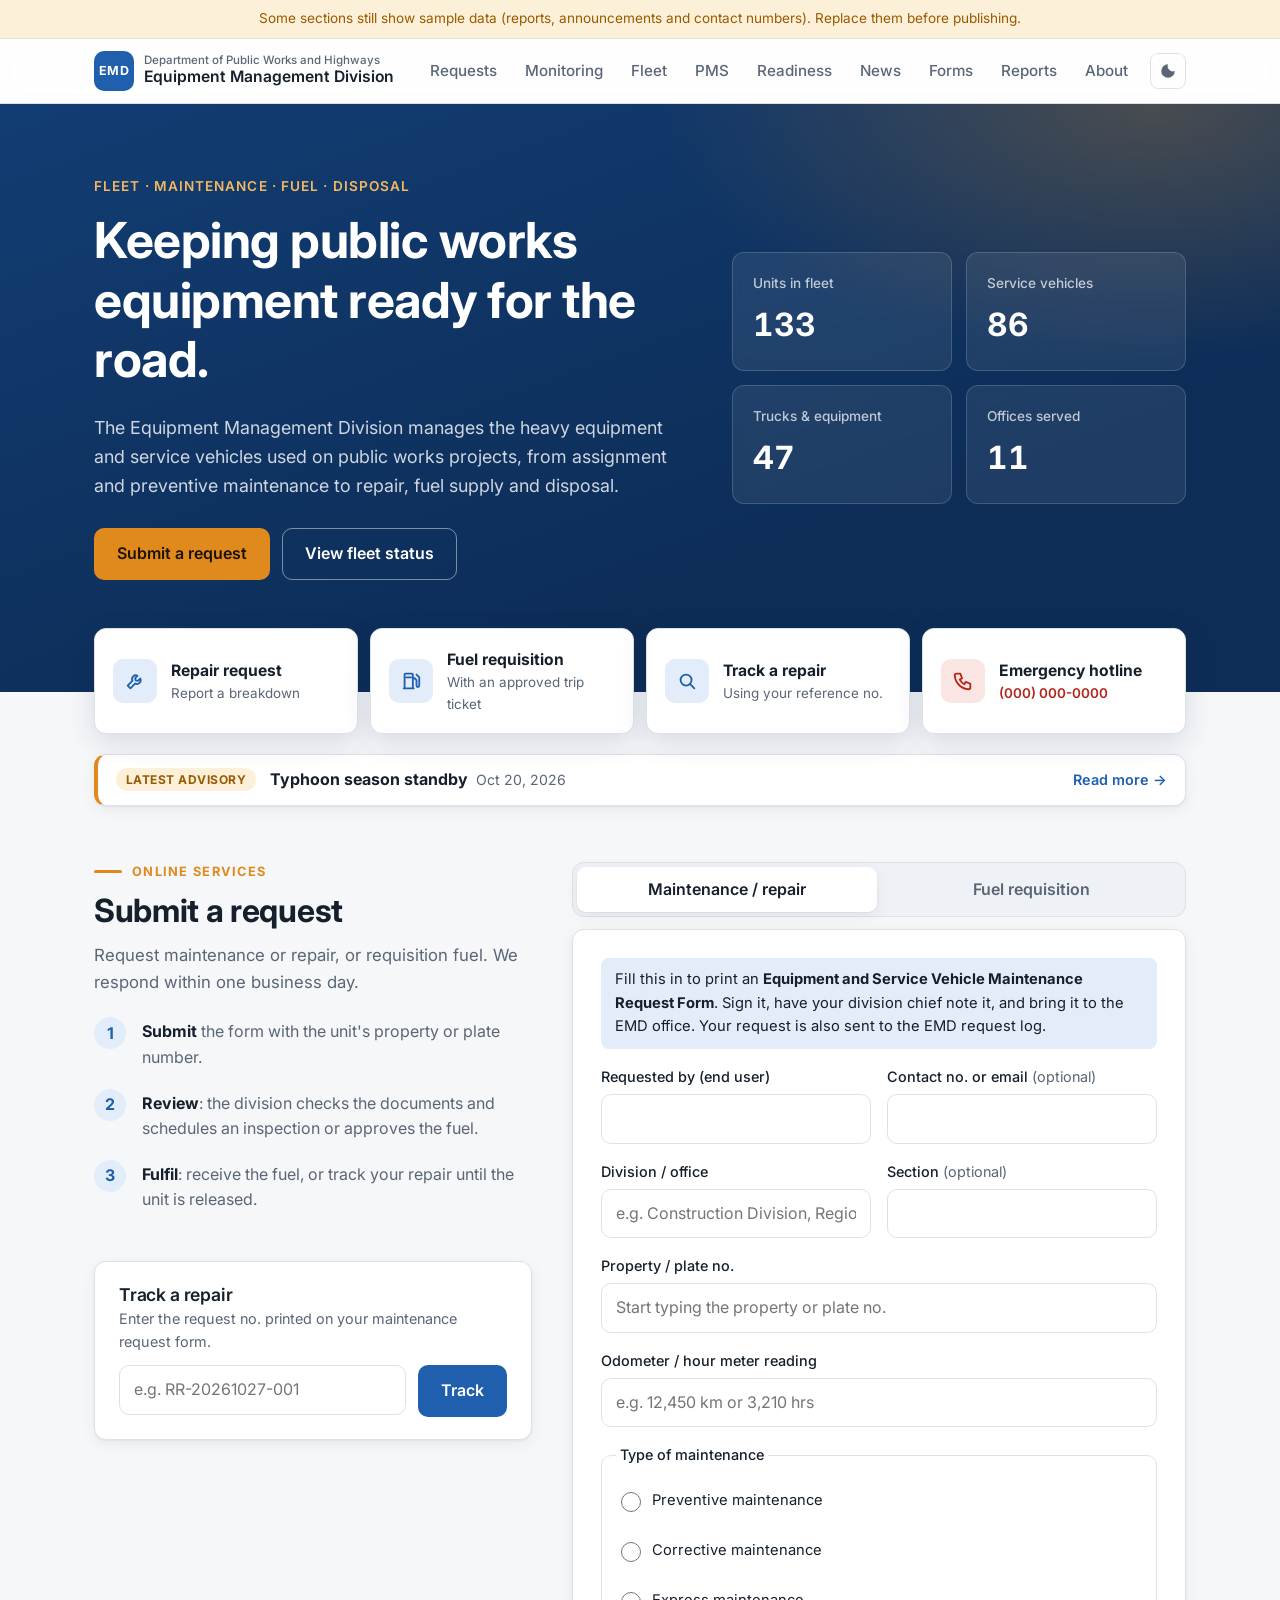
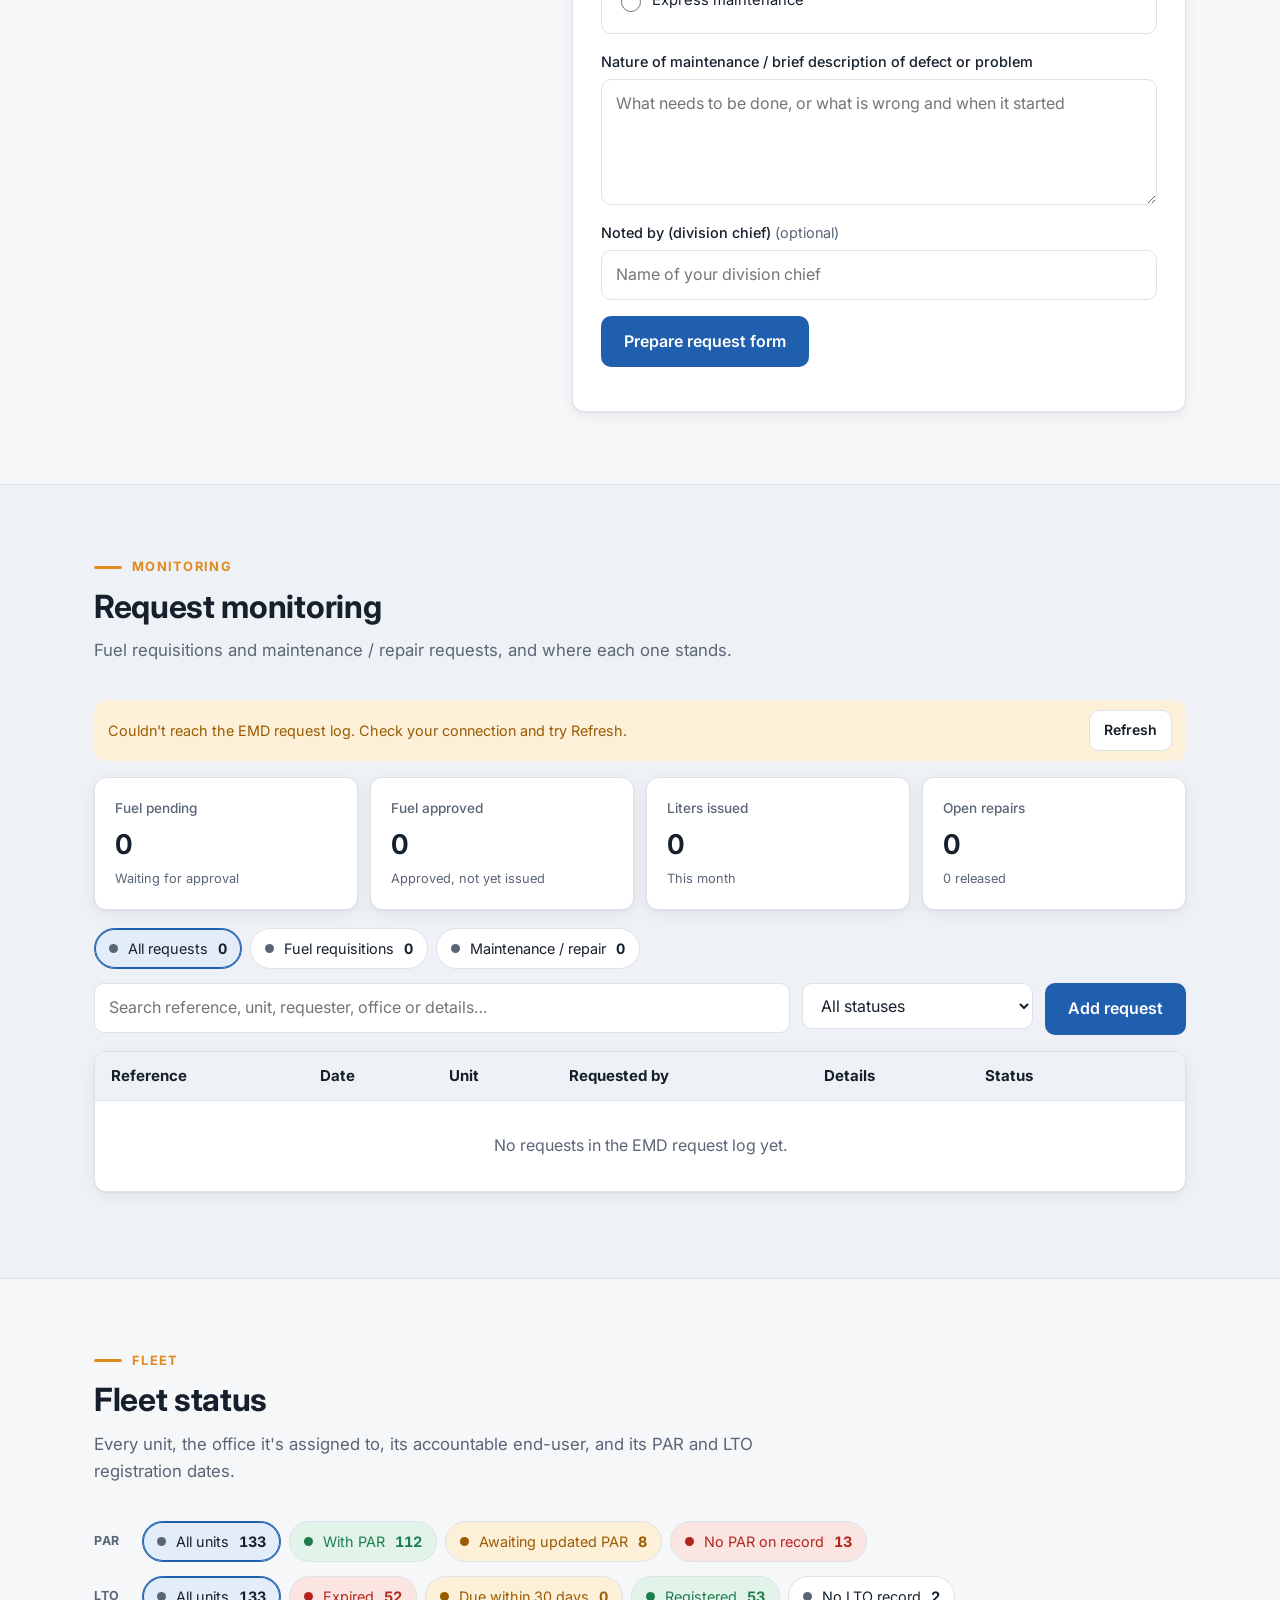
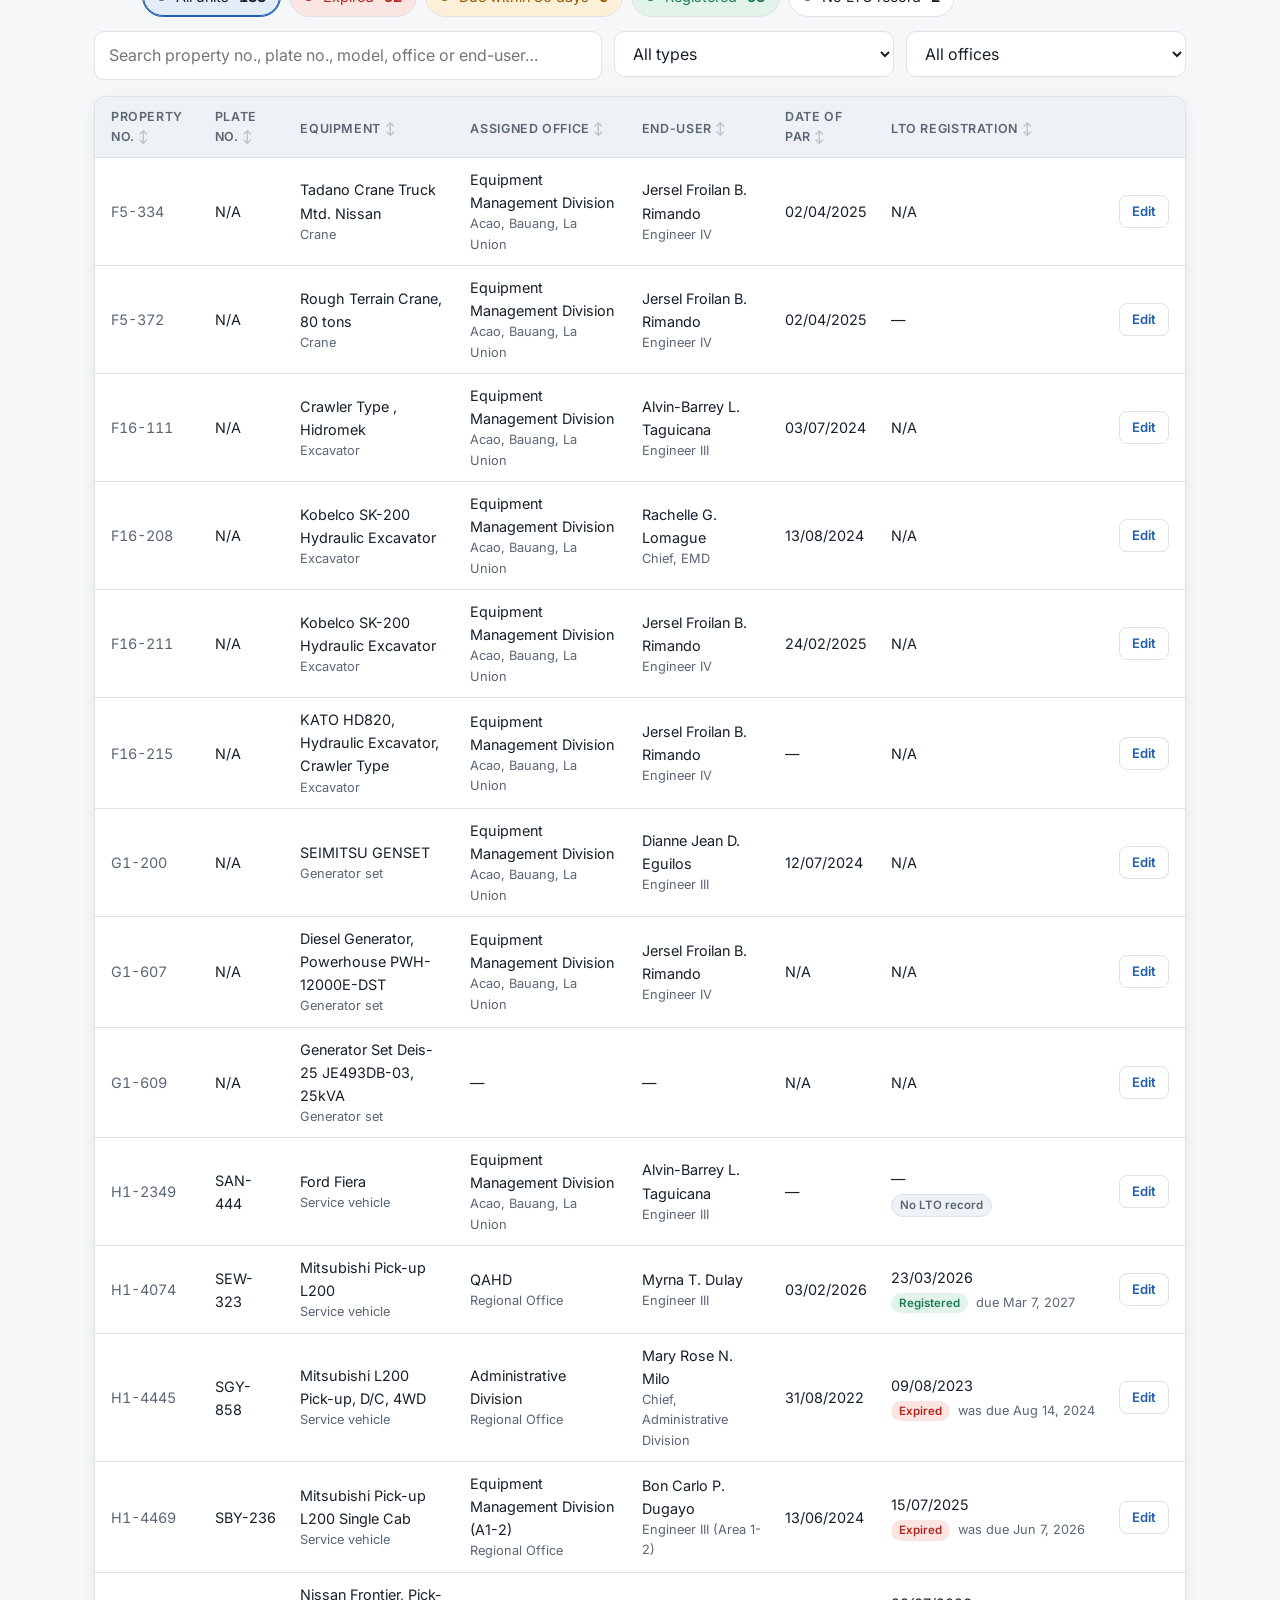
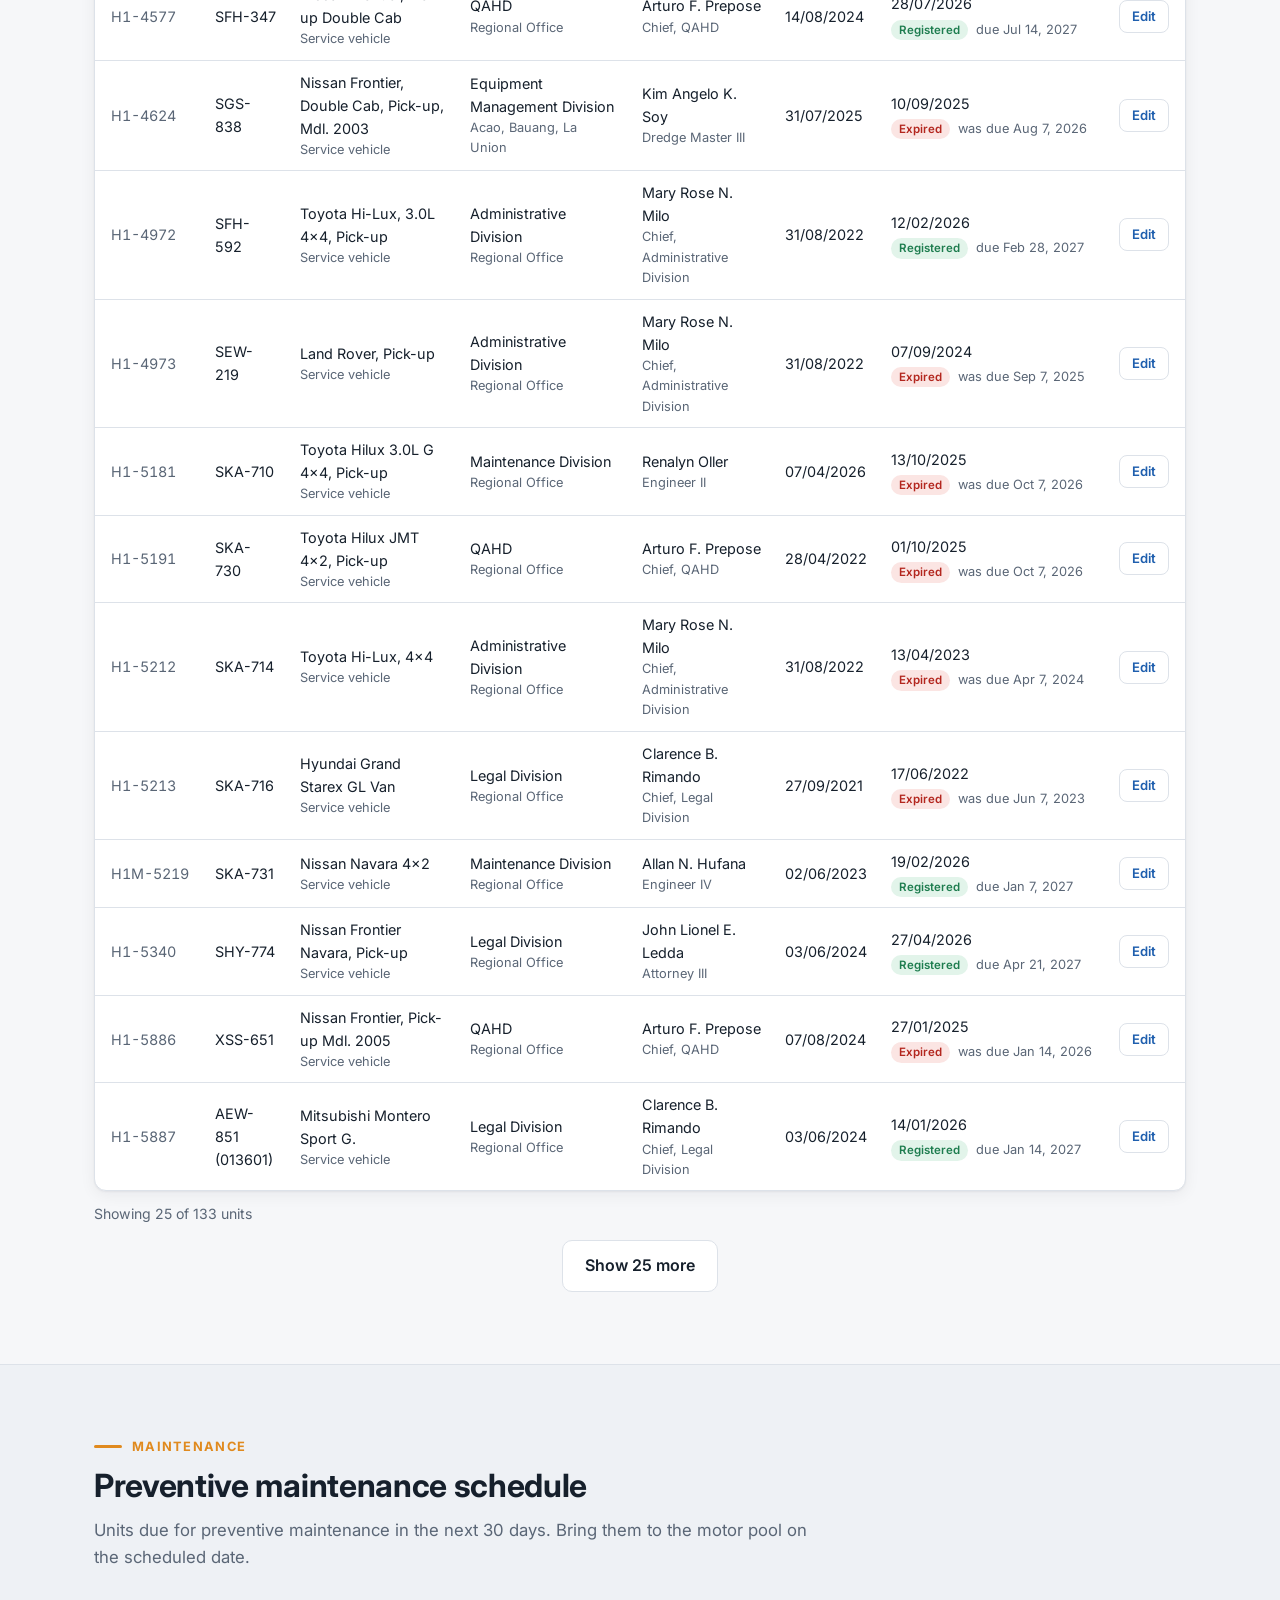
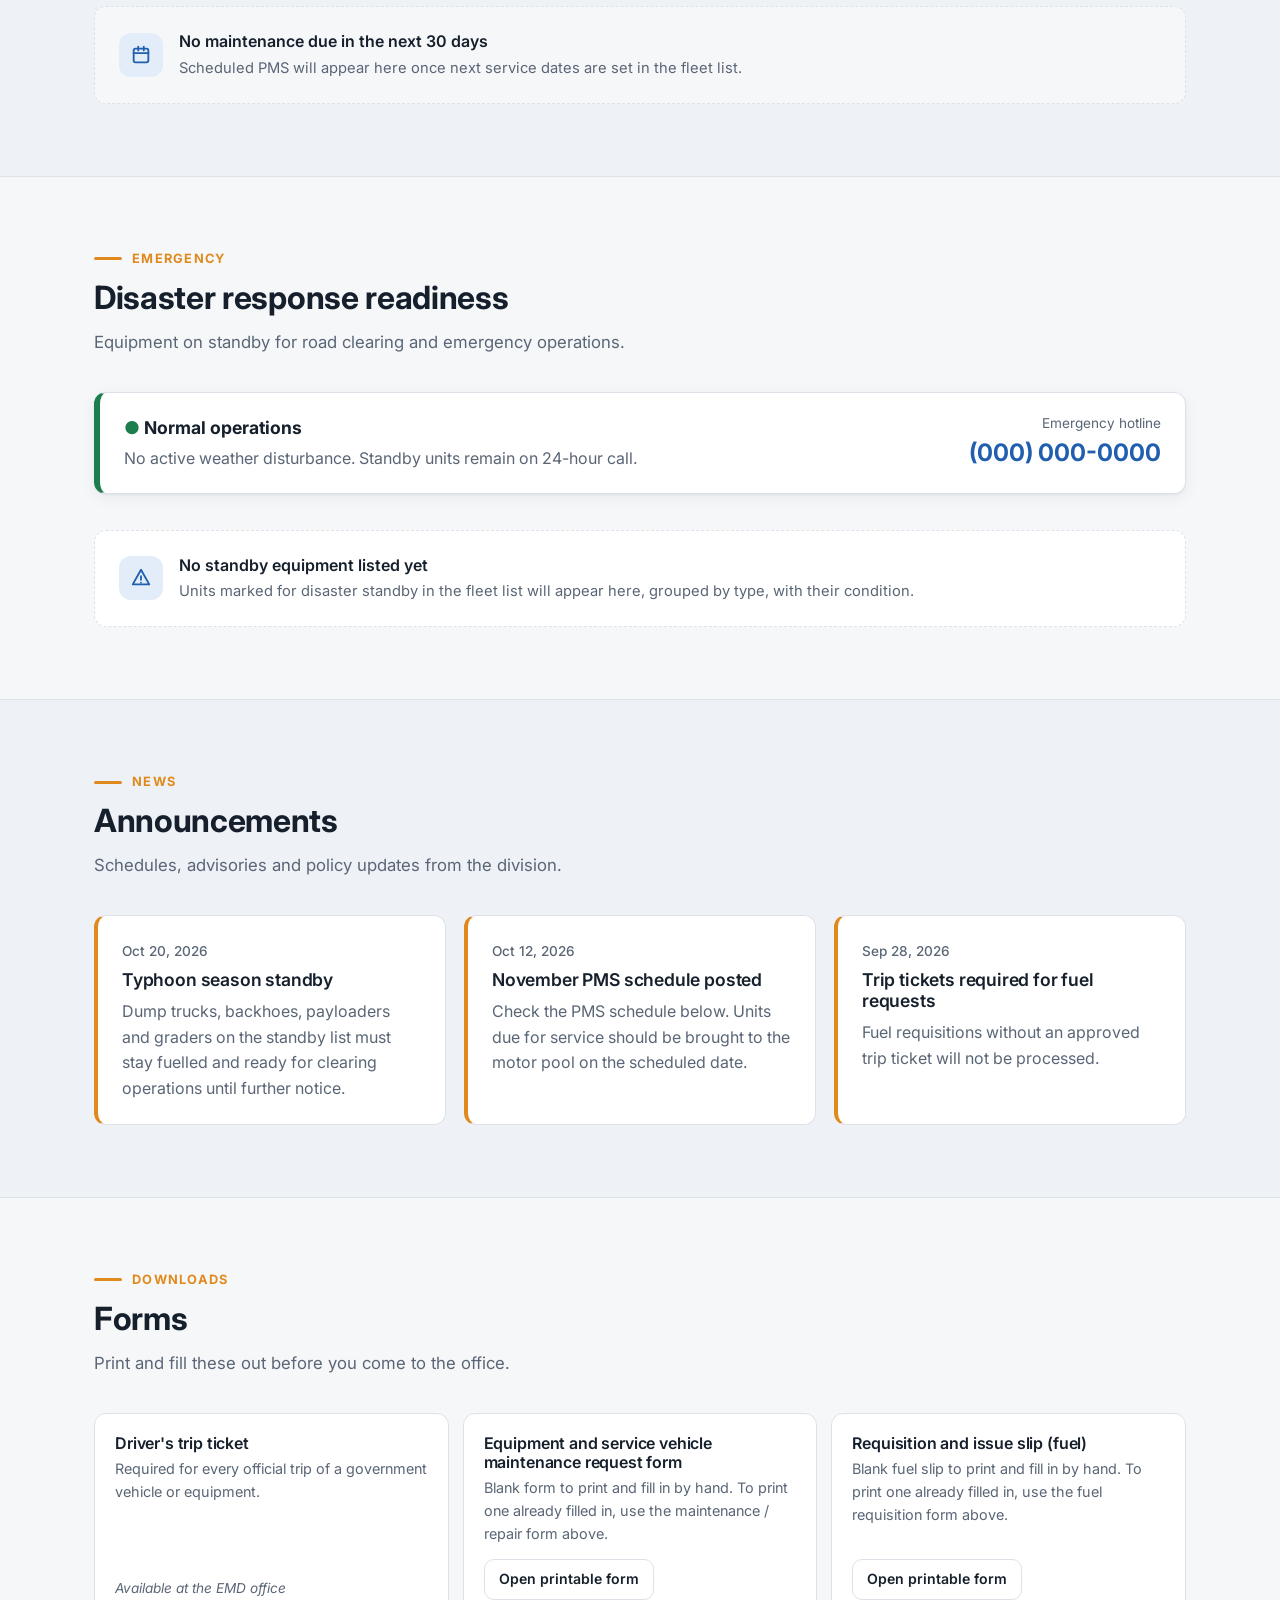
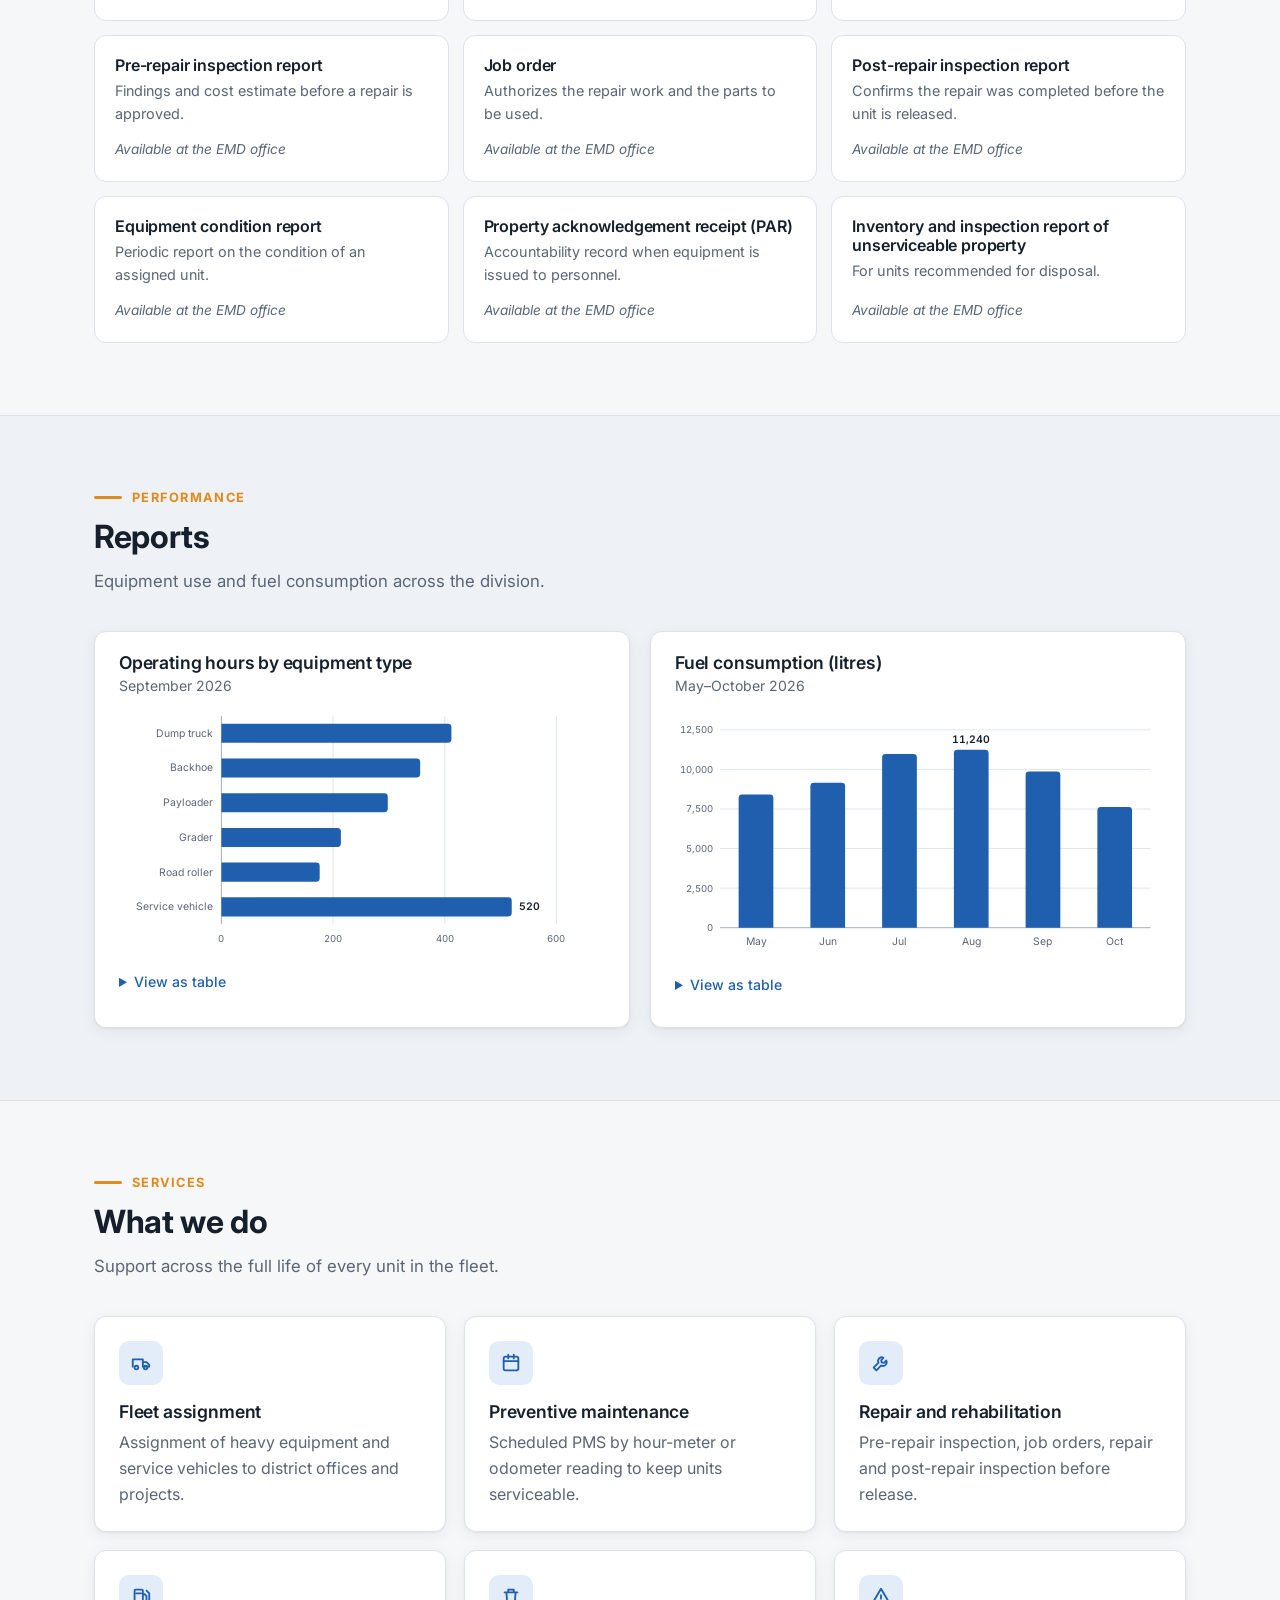
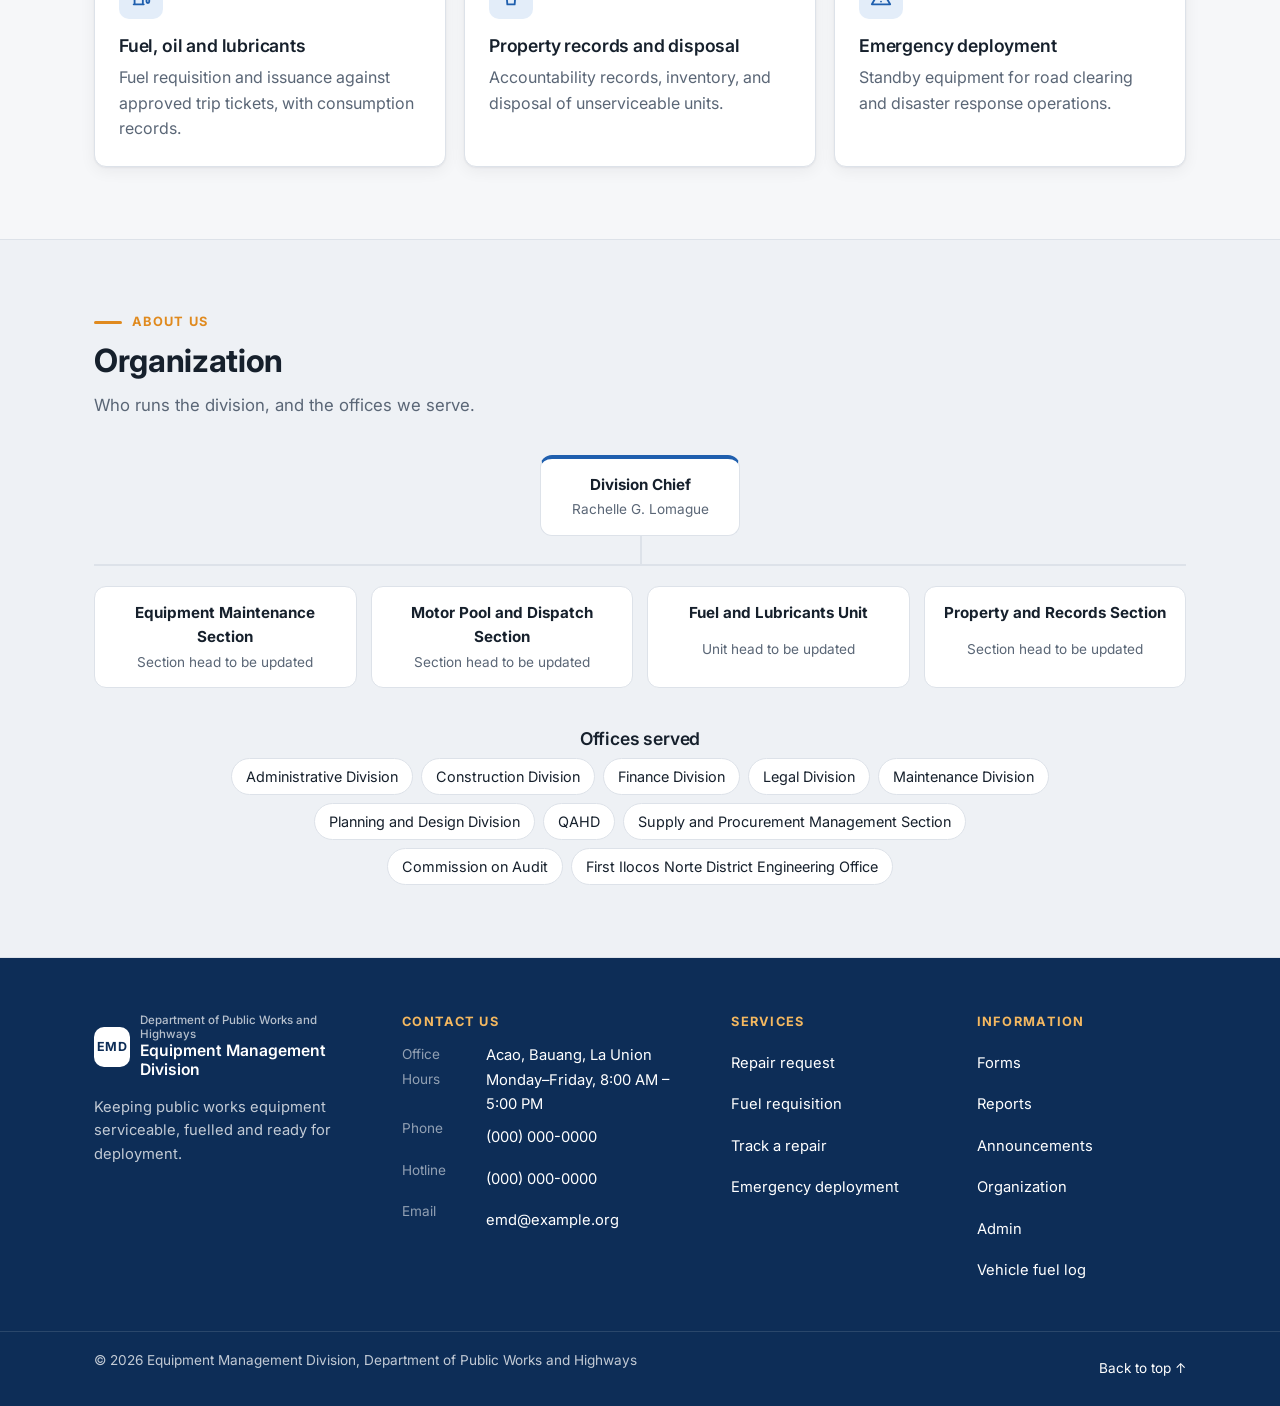
<file: index.html>
<!doctype html>
<html lang="en">
<head>
  <meta charset="utf-8">
  <meta name="viewport" content="width=device-width, initial-scale=1">
  <title>Equipment Management Division</title>
  <meta name="description" content="DPWH Equipment Management Division: fleet status, PMS schedule, fuel and repair requests, request monitoring and forms.">
  <link rel="preconnect" href="https://fonts.googleapis.com">
  <link rel="preconnect" href="https://fonts.gstatic.com" crossorigin>
  <link href="https://fonts.googleapis.com/css2?family=Inter:wght@400;500;600;700&display=swap" rel="stylesheet">
  <link rel="manifest" href="manifest.webmanifest">
  <meta name="theme-color" content="#0d2d57">
  <link rel="icon" href="img/icon-192.png">
  <link rel="apple-touch-icon" href="img/apple-touch-icon.png">
  <meta name="apple-mobile-web-app-capable" content="yes">
  <meta name="mobile-web-app-capable" content="yes">
  <meta name="apple-mobile-web-app-title" content="EMD">
  <link rel="stylesheet" href="css/styles.css">
</head>
<body>
  <a class="skip-link" href="#main">Skip to content</a>

  <div class="sample-banner preview-banner" id="preview-banner" hidden>
    Preview of unpublished changes from the Admin page. Visitors don't see these until content.js is uploaded to GitHub. <a href="admin.html">Back to Admin</a>
  </div>

  <div class="sample-banner" id="sample-banner" hidden>
    Some sections still show sample data (reports, announcements and contact numbers). Replace them before publishing.
  </div>

  <header class="site-header">
    <div class="container header-inner">
      <a class="brand" href="#top" aria-label="Equipment Management Division home">
        <span class="brand-mark" aria-hidden="true">EMD</span>
        <span class="brand-text">
          <span class="brand-agency" data-config="agency"></span>
          <span class="brand-office" data-config="office"></span>
        </span>
      </a>
      <button class="nav-toggle" aria-expanded="false" aria-controls="site-nav" aria-label="Open menu">
        <span></span><span></span><span></span>
      </button>
      <nav id="site-nav" class="site-nav" aria-label="Primary">
        <a href="#request">Requests</a>
        <a href="#monitoring">Monitoring</a>
        <a href="#fleet">Fleet</a>
        <a href="#pms">PMS</a>
        <a href="#readiness">Readiness</a>
        <a href="#announcements">News</a>
        <a href="#forms">Forms</a>
        <a href="#reports">Reports</a>
        <a href="#about">About</a>
        <button class="theme-toggle" type="button" aria-label="Toggle dark mode">
          <svg viewBox="0 0 24 24" width="18" height="18" aria-hidden="true"><path fill="currentColor" d="M12 3a9 9 0 1 0 9 9 7 7 0 0 1-9-9Z"/></svg>
        </button>
      </nav>
    </div>
  </header>

  <main id="main">
    <section class="hero" id="top">
      <div class="container hero-inner">
        <div>
          <p class="eyebrow">Fleet · Maintenance · Fuel · Disposal</p>
          <h1>Keeping public works equipment ready for the road.</h1>
          <p class="lead">The Equipment Management Division manages the heavy equipment and service vehicles used on public works projects, from assignment and preventive maintenance to repair, fuel supply and disposal.</p>
          <div class="hero-actions">
            <a class="btn btn-accent" href="#request">Submit a request</a>
            <a class="btn btn-outline-light" href="#fleet">View fleet status</a>
          </div>
        </div>
        <dl class="stats" aria-label="Fleet at a glance">
          <div class="stat"><dt>Units in fleet</dt><dd id="stat-total">0</dd></div>
          <div class="stat"><dt>Service vehicles</dt><dd id="stat-vehicles">0</dd></div>
          <div class="stat"><dt>Trucks &amp; equipment</dt><dd id="stat-equipment">0</dd></div>
          <div class="stat"><dt>Offices served</dt><dd id="stat-offices">0</dd></div>
        </dl>
      </div>
    </section>

    <div class="container quick-actions-wrap">
      <ul class="quick-actions" aria-label="Quick actions">
        <li><a href="#request-form" data-open-tab="tab-repair">
          <span class="qa-icon" aria-hidden="true"><svg viewBox="0 0 24 24"><path d="M14.7 6.3a4 4 0 0 0-5.4 5.4L4 17l3 3 5.3-5.3a4 4 0 0 0 5.4-5.4l-2.5 2.5-2.5-.5-.5-2.5Z"/></svg></span>
          <span><b>Repair request</b><small>Report a breakdown</small></span></a></li>
        <li><a href="#request-form" data-open-tab="tab-fuel">
          <span class="qa-icon" aria-hidden="true"><svg viewBox="0 0 24 24"><path d="M5 20V5a1 1 0 0 1 1-1h7a1 1 0 0 1 1 1v15M4 20h11M14 9h2l2 2v6a1.5 1.5 0 0 0 3 0V8l-3-3M7 8h5"/></svg></span>
          <span><b>Fuel requisition</b><small>With an approved trip ticket</small></span></a></li>
        <li><a href="#track">
          <span class="qa-icon" aria-hidden="true"><svg viewBox="0 0 24 24"><circle cx="11" cy="11" r="6"/><path d="m20 20-4.5-4.5"/></svg></span>
          <span><b>Track a repair</b><small>Using your reference no.</small></span></a></li>
        <li><a class="qa-urgent" data-config="hotline" data-keep-children>
          <span class="qa-icon" aria-hidden="true"><svg viewBox="0 0 24 24"><path d="M5 4h4l2 5-2.5 1.5a11 11 0 0 0 5 5L15 13l5 2v4a2 2 0 0 1-2 2A16 16 0 0 1 3 6a2 2 0 0 1 2-2"/></svg></span>
          <span><b>Emergency hotline</b><small data-config="hotline"></small></span></a></li>
      </ul>
    </div>

    <div class="container">
      <a class="advisory" id="advisory" href="#announcements" hidden>
        <span class="advisory-tag">Latest advisory</span>
        <span class="advisory-text"><b id="advisory-title"></b> <time id="advisory-date"></time></span>
        <span class="advisory-more" aria-hidden="true">Read more →</span>
      </a>
    </div>

    <section class="section" id="request">
      <div class="container request-grid">
        <div>
          <header class="section-head section-head-left">
            <p class="kicker">Online services</p>
          <h2>Submit a request</h2>
            <p>Request maintenance or repair, or requisition fuel. We respond within one business day.</p>
          </header>
          <ol class="steps">
            <li><strong>Submit</strong> the form with the unit's property or plate number.</li>
            <li><strong>Review</strong>: the division checks the documents and schedules an inspection or approves the fuel.</li>
            <li><strong>Fulfil</strong>: receive the fuel, or track your repair until the unit is released.</li>
          </ol>
          <div class="tracker" id="track">
            <h3>Track a repair</h3>
            <p class="tracker-hint">Enter the request no. printed on your maintenance request form.</p>
            <form id="track-form" class="track-form">
              <label class="field field-grow">
                <span class="sr-only">Repair reference number</span>
                <input name="ref" placeholder="e.g. RR-20261027-001" required autocapitalize="characters">
              </label>
              <button class="btn btn-primary" type="submit">Track</button>
            </form>
            <div id="track-result" aria-live="polite"></div>
          </div>
        </div>

        <div class="form-panel" id="request-form">
          <div class="tabs" role="tablist" aria-label="Request type">
            <button role="tab" id="tab-repair" aria-controls="form-repair" aria-selected="true">Maintenance / repair</button>
            <button role="tab" id="tab-fuel" aria-controls="form-fuel" aria-selected="false" tabindex="-1">Fuel requisition</button>
          </div>

          <form id="form-repair" class="form request-form" role="tabpanel" aria-labelledby="tab-repair" data-prefix="RR" novalidate>
            <p class="form-intro">Fill this in to print an <b>Equipment and Service Vehicle Maintenance Request Form</b>. Sign it, have your division chief note it, and bring it to the EMD office.<span class="live-only" hidden> Your request is also sent to the EMD request log.</span></p>
            <div class="form-row">
              <label class="field"><span>Requested by (end user)</span><input name="name" required autocomplete="name"></label>
              <label class="field"><span>Contact no. or email <em>(optional)</em></span><input name="contact"></label>
            </div>
            <div class="form-row">
              <label class="field"><span>Division / office</span><input name="office" required placeholder="e.g. Construction Division, Regional Office"></label>
              <label class="field"><span>Section <em>(optional)</em></span><input name="section"></label>
            </div>
            <label class="field"><span>Property / plate no.</span><input name="unit" list="unit-list" required placeholder="Start typing the property or plate no."></label>
            <label class="field"><span>Odometer / hour meter reading</span><input name="reading" inputmode="numeric" required placeholder="e.g. 12,450 km or 3,210 hrs"></label>
            <fieldset class="field radio-group">
              <legend>Type of maintenance</legend>
              <label><input type="radio" name="maintType" value="Preventive" required> Preventive maintenance</label>
              <label><input type="radio" name="maintType" value="Corrective"> Corrective maintenance</label>
              <label><input type="radio" name="maintType" value="Express"> Express maintenance</label>
            </fieldset>
            <label class="field"><span>Nature of maintenance / brief description of defect or problem</span><textarea name="details" rows="4" required placeholder="What needs to be done, or what is wrong and when it started"></textarea></label>
            <label class="field"><span>Noted by (division chief) <em>(optional)</em></span><input name="notedBy" placeholder="Name of your division chief"></label>
            <label class="hp-field" aria-hidden="true">Leave this empty<input name="website" tabindex="-1" autocomplete="off"></label>
            <button class="btn btn-primary" type="submit">Prepare request form</button>
            <p class="form-status" role="status" aria-live="polite"></p>
            <a class="btn btn-ghost slip-print" target="_blank" rel="noopener" hidden>Print / Save as PDF</a>
          </form>

          <form id="form-fuel" class="form request-form" role="tabpanel" aria-labelledby="tab-fuel" data-prefix="FR" novalidate hidden>
            <p class="form-intro">Fill this in to print a <b>Requisition and Issue Slip (Fuel)</b>. Sign it and bring it to the EMD office with your trip ticket.<span class="live-only" hidden> Your request is also sent to the EMD request log.</span></p>
            <div class="form-row">
              <label class="field"><span>Requested by</span><input name="name" required autocomplete="name"></label>
              <label class="field"><span>Designation</span><input name="designation" required placeholder="e.g. Engineer III"></label>
            </div>
            <div class="form-row">
              <label class="field"><span>Received by <em>(optional)</em></span><input name="receivedBy" placeholder="Usually the driver"></label>
              <label class="field"><span>Designation <em>(optional)</em></span><input name="receivedDesignation" placeholder="e.g. Driver"></label>
            </div>
            <div class="form-row">
              <label class="field"><span>Division</span><input name="division" required placeholder="e.g. Construction Division"></label>
              <label class="field"><span>Office</span><input name="office" required placeholder="e.g. Regional Office"></label>
            </div>
            <label class="field"><span>Property / plate no.</span><input name="unit" list="unit-list" required placeholder="Start typing the property or plate no."></label>
            <div class="form-row">
              <label class="field"><span>Fuel type</span>
                <select name="fuel" required>
                  <option value="">Choose…</option>
                  <option>Diesel</option>
                  <option>Gasoline</option>
                </select>
              </label>
              <label class="field"><span>Quantity (liters)</span><input name="litres" type="number" min="1" step="1" required></label>
            </div>
            <div class="form-row">
              <label class="field"><span>RIS No. <em>(optional)</em></span><input name="risNo" placeholder="e.g. 2026-07-2000"></label>
              <label class="field"><span>Contact no. or email <em>(optional)</em></span><input name="contact"></label>
            </div>
            <div class="form-row">
              <label class="field"><span>Requested date from</span><input name="dateFrom" type="date" required></label>
              <label class="field"><span>Requested date to</span><input name="dateTo" type="date" required></label>
            </div>
            <fieldset class="field radio-group odometer-group">
              <legend>Odometer / hour meter reading <em>(optional)</em></legend>
              <div class="form-row form-row-3">
                <label class="field"><span>Present</span><input name="odoPresent" inputmode="decimal"></label>
                <label class="field"><span>Previous</span><input name="odoPrevious" inputmode="decimal"></label>
                <label class="field"><span>Balance in tank</span><input name="tankBalance" placeholder="e.g. 1/4"></label>
              </div>
            </fieldset>
            <label class="field"><span>Purpose</span><textarea name="details" rows="3" required placeholder="Purpose of the trip and destination"></textarea></label>
            <label class="hp-field" aria-hidden="true">Leave this empty<input name="website" tabindex="-1" autocomplete="off"></label>
            <button class="btn btn-primary" type="submit">Prepare fuel slip</button>
            <p class="form-status" role="status" aria-live="polite"></p>
            <a class="btn btn-ghost slip-print" id="slip-print" target="_blank" rel="noopener" hidden>Print / Save as PDF</a>
          </form>
          <datalist id="unit-list"></datalist>
        </div>
      </div>

      </div>
    </section>

    <section class="section section-alt" id="monitoring">
      <div class="container">
        <header class="section-head">
          <p class="kicker">Monitoring</p>
          <h2>Request monitoring</h2>
          <p>Fuel requisitions and maintenance / repair requests, and where each one stands.</p>
        </header>

        <div class="live-bar" id="req-live" hidden>
          <p id="req-live-text" aria-live="polite"></p>
          <button class="btn btn-ghost btn-sm" type="button" id="req-refresh">Refresh</button>
        </div>

        <div class="monitor-stats" id="monitor-stats"></div>

        <div class="condition-chips" id="req-kind-chips" role="group" aria-label="Filter by request type"></div>
        <div class="toolbar">
          <label class="field field-grow">
            <span class="sr-only">Search requests</span>
            <input id="req-search" type="search" placeholder="Search reference, unit, requester, office or details…" autocomplete="off">
          </label>
          <label class="field">
            <span class="sr-only">Status</span>
            <select id="req-status"><option value="">All statuses</option></select>
          </label>
          <button class="btn btn-primary" type="button" id="req-add">Add request</button>
        </div>

        <div class="edit-bar" id="req-edit-bar" role="status" hidden>
          <p><b id="req-edit-count"></b> Saved in this browser only. To publish, download the file and upload it to GitHub as <code>js/requests.js</code>.</p>
          <div class="edit-bar-actions">
            <button class="btn btn-primary btn-sm" type="button" id="req-download">Download requests.js</button>
            <button class="btn btn-ghost btn-sm" type="button" id="req-discard">Discard changes</button>
          </div>
        </div>

        <div class="table-wrap">
          <table class="data-table" id="req-table">
            <thead>
              <tr>
                <th scope="col">Reference</th>
                <th scope="col">Date</th>
                <th scope="col">Unit</th>
                <th scope="col">Requested by</th>
                <th scope="col">Details</th>
                <th scope="col">Status</th>
                <th scope="col"><span class="sr-only">Edit</span></th>
              </tr>
            </thead>
            <tbody id="req-body"></tbody>
          </table>
          <p id="req-empty" class="empty" hidden>No requests yet. Requests prepared on this computer appear here automatically; use <b>Add request</b> to log one received on paper.</p>
        </div>
        <p class="table-meta" id="req-count" aria-live="polite"></p>
      </div>
    </section>

    <section class="section" id="fleet">
      <div class="container">
        <header class="section-head">
          <p class="kicker">Fleet</p>
          <h2>Fleet status</h2>
          <p>Every unit, the office it's assigned to, its accountable end-user, and its PAR and LTO registration dates.</p>
        </header>

        <div class="condition-chips" id="condition-chips" role="group" aria-label="Filter by PAR status"></div>
        <div class="condition-chips" id="lto-chips" role="group" aria-label="Filter by LTO registration status"></div>

        <div class="toolbar">
          <label class="field field-grow">
            <span class="sr-only">Search fleet</span>
            <input id="fleet-search" type="search" placeholder="Search property no., plate no., model, office or end-user…" autocomplete="off">
          </label>
          <label class="field">
            <span class="sr-only">Equipment type</span>
            <select id="fleet-type"><option value="">All types</option></select>
          </label>
          <label class="field">
            <span class="sr-only">Assigned office</span>
            <select id="fleet-office"><option value="">All offices</option></select>
          </label>
        </div>

        <div class="edit-bar" id="edit-bar" role="status" hidden>
          <p><b id="edit-count"></b> Saved in this browser only. To publish, download the file and upload it to GitHub as <code>js/fleet.js</code>.</p>
          <div class="edit-bar-actions">
            <button class="btn btn-primary btn-sm" type="button" id="edit-download">Download fleet.js</button>
            <button class="btn btn-ghost btn-sm" type="button" id="edit-discard">Discard changes</button>
          </div>
        </div>

        <div class="table-wrap">
          <table class="data-table" id="fleet-table">
            <thead>
              <tr>
                <th scope="col"><button data-sort="propertyNo">Property no.</button></th>
                <th scope="col"><button data-sort="plateNo">Plate no.</button></th>
                <th scope="col"><button data-sort="makeModel">Equipment</button></th>
                <th scope="col"><button data-sort="office">Assigned office</button></th>
                <th scope="col"><button data-sort="endUser">End-user</button></th>
                <th scope="col"><button data-sort="parDate">Date of PAR</button></th>
                <th scope="col"><button data-sort="ltoDate">LTO registration</button></th>
                <th scope="col"><span class="sr-only">Edit</span></th>
              </tr>
            </thead>
            <tbody id="fleet-body"></tbody>
          </table>
          <p id="fleet-empty" class="empty" hidden>No units match your filters.</p>
        </div>
        <p class="table-meta" id="fleet-count" aria-live="polite"></p>
        <button class="btn btn-ghost fleet-more" type="button" id="fleet-more" hidden></button>
      </div>
    </section>

    <section class="section section-alt" id="pms">
      <div class="container">
        <header class="section-head">
          <p class="kicker">Maintenance</p>
          <h2>Preventive maintenance schedule</h2>
          <p>Units due for preventive maintenance in the next 30 days. Bring them to the motor pool on the scheduled date.</p>
        </header>
        <div class="pms-groups" id="pms-list"></div>
        <div id="pms-empty" class="empty-state" hidden>
          <span class="empty-icon" aria-hidden="true"><svg viewBox="0 0 24 24"><rect x="4" y="5" width="16" height="15" rx="2"/><path d="M4 10h16M9 3v4M15 3v4"/></svg></span>
          <div>
            <p class="empty-title">No maintenance due in the next 30 days</p>
            <p>Scheduled PMS will appear here once next service dates are set in the fleet list.</p>
          </div>
        </div>
        <button class="btn btn-ghost pms-more" id="pms-more" type="button" hidden></button>
      </div>
    </section>

    <section class="section" id="readiness">
      <div class="container">
        <header class="section-head">
          <p class="kicker">Emergency</p>
          <h2>Disaster response readiness</h2>
          <p>Equipment on standby for road clearing and emergency operations.</p>
        </header>
        <div class="alert-card" id="alert-card">
          <div>
            <p class="alert-level" id="alert-level"></p>
            <p class="alert-message" data-config="alertMessage"></p>
          </div>
          <div class="hotline">
            <span>Emergency hotline</span>
            <a id="hotline-link" data-config="hotline"></a>
          </div>
        </div>
        <div class="standby-grid" id="standby-grid"></div>
        <div id="standby-empty" class="empty-state" hidden>
          <span class="empty-icon" aria-hidden="true"><svg viewBox="0 0 24 24"><path d="M12 3 3 19h18L12 3Z"/><path d="M12 10v4M12 17h.01"/></svg></span>
          <div>
            <p class="empty-title">No standby equipment listed yet</p>
            <p>Units marked for disaster standby in the fleet list will appear here, grouped by type, with their condition.</p>
          </div>
        </div>
      </div>
    </section>

    <section class="section section-alt" id="announcements">
      <div class="container">
        <header class="section-head">
          <p class="kicker">News</p>
          <h2>Announcements</h2>
          <p>Schedules, advisories and policy updates from the division.</p>
        </header>
        <div class="news" id="news-list"></div>
      </div>
    </section>

    <section class="section" id="forms">
      <div class="container">
        <header class="section-head">
          <p class="kicker">Downloads</p>
          <h2>Forms</h2>
          <p>Print and fill these out before you come to the office.</p>
        </header>
        <ul class="forms-grid" id="forms-list"></ul>
      </div>
    </section>

    <section class="section section-alt" id="reports">
      <div class="container">
        <header class="section-head">
          <p class="kicker">Performance</p>
          <h2>Reports</h2>
          <p>Equipment use and fuel consumption across the division.</p>
        </header>
        <div class="charts">
          <figure class="chart-card">
            <figcaption>
              <h3>Operating hours by equipment type</h3>
              <p id="util-period"></p>
            </figcaption>
            <div class="chart" id="chart-util"></div>
            <details class="chart-table"><summary>View as table</summary><div id="table-util"></div></details>
          </figure>
          <figure class="chart-card">
            <figcaption>
              <h3>Fuel consumption (litres)</h3>
              <p id="fuel-period"></p>
            </figcaption>
            <div class="chart" id="chart-fuel"></div>
            <details class="chart-table"><summary>View as table</summary><div id="table-fuel"></div></details>
          </figure>
        </div>
      </div>
    </section>

    <section class="section" id="services">
      <div class="container">
        <header class="section-head">
          <p class="kicker">Services</p>
          <h2>What we do</h2>
          <p>Support across the full life of every unit in the fleet.</p>
        </header>
        <div class="cards">
          <article class="card">
            <div class="card-icon" aria-hidden="true"><svg viewBox="0 0 24 24"><path d="M3 16V8h11v8M14 11h4l3 3v2h-7"/><circle cx="7" cy="17" r="2"/><circle cx="17" cy="17" r="2"/></svg></div>
            <h3>Fleet assignment</h3>
            <p>Assignment of heavy equipment and service vehicles to district offices and projects.</p>
          </article>
          <article class="card">
            <div class="card-icon" aria-hidden="true"><svg viewBox="0 0 24 24"><rect x="4" y="5" width="16" height="15" rx="2"/><path d="M4 10h16M9 3v4M15 3v4"/></svg></div>
            <h3>Preventive maintenance</h3>
            <p>Scheduled PMS by hour-meter or odometer reading to keep units serviceable.</p>
          </article>
          <article class="card">
            <div class="card-icon" aria-hidden="true"><svg viewBox="0 0 24 24"><path d="M14.7 6.3a4 4 0 0 0-5.4 5.4L4 17l3 3 5.3-5.3a4 4 0 0 0 5.4-5.4l-2.5 2.5-2.5-.5-.5-2.5Z"/></svg></div>
            <h3>Repair and rehabilitation</h3>
            <p>Pre-repair inspection, job orders, repair and post-repair inspection before release.</p>
          </article>
          <article class="card">
            <div class="card-icon" aria-hidden="true"><svg viewBox="0 0 24 24"><path d="M5 20V5a1 1 0 0 1 1-1h7a1 1 0 0 1 1 1v15M4 20h11M14 9h2l2 2v6a1.5 1.5 0 0 0 3 0V8l-3-3M7 8h5"/></svg></div>
            <h3>Fuel, oil and lubricants</h3>
            <p>Fuel requisition and issuance against approved trip tickets, with consumption records.</p>
          </article>
          <article class="card">
            <div class="card-icon" aria-hidden="true"><svg viewBox="0 0 24 24"><path d="M5 7h14M9 7V4h6v3M7 7l1 13h8l1-13"/></svg></div>
            <h3>Property records and disposal</h3>
            <p>Accountability records, inventory, and disposal of unserviceable units.</p>
          </article>
          <article class="card">
            <div class="card-icon" aria-hidden="true"><svg viewBox="0 0 24 24"><path d="M12 3 2 20h20L12 3ZM12 10v4M12 17h.01"/></svg></div>
            <h3>Emergency deployment</h3>
            <p>Standby equipment for road clearing and disaster response operations.</p>
          </article>
        </div>
      </div>
    </section>

    <section class="section section-alt" id="about">
      <div class="container">
        <header class="section-head">
          <p class="kicker">About us</p>
          <h2>Organization</h2>
          <p>Who runs the division, and the offices we serve.</p>
        </header>
        <div class="org" id="org-chart"></div>
        <div class="served">
          <h3>Offices served</h3>
          <ul id="offices-served"></ul>
        </div>
      </div>
    </section>

  </main>

  <footer class="site-footer" id="contact">
    <div class="container footer-grid">
      <div class="footer-brand">
        <a class="brand" href="#top">
          <span class="brand-mark" aria-hidden="true">EMD</span>
          <span class="brand-text">
            <span class="brand-agency" data-config="agency"></span>
            <span class="brand-office" data-config="office"></span>
          </span>
        </a>
        <p>Keeping public works equipment serviceable, fuelled and ready for deployment.</p>
      </div>
      <div>
        <h2>Contact us</h2>
        <ul class="footer-list">
          <li><span>Office</span><b data-config="address"></b></li>
          <li><span>Hours</span><b data-config="hours"></b></li>
          <li><span>Phone</span><a data-config="phone"></a></li>
          <li><span>Hotline</span><a data-config="hotline"></a></li>
          <li><span>Email</span><a data-config="email"></a></li>
        </ul>
      </div>
      <div>
        <h2>Services</h2>
        <ul class="footer-links">
          <li><a href="#request-form" data-open-tab="tab-repair">Repair request</a></li>
          <li><a href="#request-form" data-open-tab="tab-fuel">Fuel requisition</a></li>
          <li><a href="#track">Track a repair</a></li>
          <li><a href="#readiness">Emergency deployment</a></li>
        </ul>
      </div>
      <div>
        <h2>Information</h2>
        <ul class="footer-links">
          <li><a href="#forms">Forms</a></li>
          <li><a href="#reports">Reports</a></li>
          <li><a href="#announcements">Announcements</a></li>
          <li><a href="#about">Organization</a></li>
          <li><a href="admin.html">Admin</a></li>
          <li><a href="fuel-log.html">Vehicle fuel log</a></li>
        </ul>
      </div>
    </div>
    <div class="footer-bottom">
      <div class="container footer-inner">
        <p>&copy; <span id="year"></span> <span data-config="office"></span>, <span data-config="agency"></span></p>
        <a href="#top">Back to top ↑</a>
      </div>
    </div>
  </footer>

  <a class="to-top" id="to-top" href="#top" aria-label="Back to top" hidden>
    <svg viewBox="0 0 24 24" width="20" height="20" aria-hidden="true"><path d="M12 19V5M5 12l7-7 7 7" fill="none" stroke="currentColor" stroke-width="2.2" stroke-linecap="round" stroke-linejoin="round"/></svg>
  </a>

  <dialog class="unit-dialog" id="unit-dialog" aria-labelledby="unit-dialog-title">
    <form method="dialog" class="form" id="unit-form" novalidate>
      <header class="unit-dialog-head">
        <div>
          <h2 id="unit-dialog-title">Edit unit</h2>
          <p id="unit-dialog-sub"></p>
        </div>
        <button class="dialog-close" type="button" value="cancel" aria-label="Close">×</button>
      </header>
      <div class="form-row">
        <label class="field"><span>Date of LTO registration</span><input type="date" name="ltoDate"></label>
        <label class="field"><span>Plate no.</span><input name="plateNo"></label>
      </div>
      <p class="lto-preview" id="lto-preview" aria-live="polite"></p>
      <label class="field"><span>LTO due date override <em>(optional)</em></span>
        <input type="date" name="ltoDue">
        <small class="field-hint">Leave blank to use the plate-number schedule. Use for a brand-new vehicle with a multi-year first registration.</small>
      </label>
      <div class="form-row">
        <label class="field"><span>Date of PAR</span><input type="date" name="parDate"></label>
        <label class="check"><input type="checkbox" name="parAwaiting"> Awaiting updated PAR</label>
      </div>
      <label class="field"><span>Assigned office / location</span><input name="office"></label>
      <div class="form-row">
        <label class="field"><span>End-user</span><input name="endUser"></label>
        <label class="field"><span>Position</span><input name="position"></label>
      </div>
      <fieldset class="field dialog-group">
        <legend>Condition and maintenance</legend>
        <div class="form-row">
          <label class="field"><span>Condition</span>
            <select name="condition">
              <option value="">Not recorded</option>
              <option>Serviceable</option>
              <option>Under repair</option>
              <option>Unserviceable</option>
            </select>
          </label>
          <label class="check"><input type="checkbox" name="standby"> On the disaster standby list</label>
        </div>
        <div class="form-row">
          <label class="field"><span>Next PMS date</span><input type="date" name="nextPms"></label>
          <label class="field"><span>PMS type</span><input name="pmsType" list="pms-types" placeholder="e.g. 5,000 km service"></label>
        </div>
        <small class="field-hint">Units with a next PMS date appear in the PMS schedule; standby units appear under Disaster readiness with their condition.</small>
      </fieldset>
      <datalist id="pms-types">
        <option value="5,000 km service"></option>
        <option value="10,000 km service"></option>
        <option value="250-hr service"></option>
        <option value="500-hr service"></option>
        <option value="1,000-hr service"></option>
        <option value="Change oil"></option>
      </datalist>
      <div class="dialog-actions">
        <button class="btn btn-primary" type="submit" value="save">Save changes</button>
        <button class="btn btn-ghost" type="button" value="cancel">Cancel</button>
        <button class="btn btn-link" type="button" id="unit-revert">Undo my changes to this unit</button>
      </div>
    </form>
  </dialog>

  <dialog class="unit-dialog" id="req-dialog" aria-labelledby="req-dialog-title">
    <form method="dialog" class="form" id="req-form" novalidate>
      <header class="unit-dialog-head">
        <div>
          <h2 id="req-dialog-title">Request</h2>
          <p id="req-dialog-sub"></p>
        </div>
        <button class="dialog-close" type="button" value="cancel" aria-label="Close">×</button>
      </header>
      <fieldset class="field radio-group" id="req-kind-group">
        <legend>Type of request</legend>
        <label><input type="radio" name="kind" value="fuel" required> Fuel requisition</label>
        <label><input type="radio" name="kind" value="repair"> Maintenance / repair</label>
      </fieldset>
      <div class="form-row">
        <label class="field"><span>Status</span><select name="status" required></select></label>
        <label class="field"><span>Date requested</span><input type="date" name="date" required></label>
      </div>
      <label class="field"><span>Remarks <em>(optional)</em></span><input name="remarks" placeholder="e.g. Parts delivered; road test pending"></label>
      <label class="field"><span>Property / plate no.</span><input name="unit" list="unit-list" required></label>
      <div class="form-row">
        <label class="field"><span>Requested by</span><input name="requestedBy" required></label>
        <label class="field"><span>Office / division</span><input name="office"></label>
      </div>
      <div class="req-fuel-fields">
        <div class="form-row">
          <label class="field"><span>Fuel type</span>
            <select name="fuel"><option value="">Choose…</option><option>Diesel</option><option>Gasoline</option></select>
          </label>
          <label class="field"><span>Liters requested</span><input name="litres" type="number" min="1" step="1"></label>
        </div>
        <div class="form-row">
          <label class="field"><span>Liters issued <em>(optional)</em></span><input name="issuedLitres" type="number" min="0" step="1"></label>
          <label class="field"><span>RIS No. <em>(optional)</em></span><input name="risNo"></label>
        </div>
        <div class="form-row">
          <label class="field"><span>Requested date from</span><input name="dateFrom" type="date"></label>
          <label class="field"><span>Requested date to</span><input name="dateTo" type="date"></label>
        </div>
        <small class="field-hint">When the status is <b>Issued</b>, the liters issued (or requested, if blank) are added to the Vehicle Fuel Log over these dates.</small>
      </div>
      <label class="field"><span id="req-details-label">Details</span><textarea name="details" rows="3"></textarea></label>
      <label class="field" id="req-key-field" hidden><span>Staff key</span>
        <input name="staffKey" type="password" autocomplete="current-password">
        <small class="field-hint">Needed to save changes to the EMD request log. Remembered until you close this tab.</small>
      </label>
      <div class="dialog-actions">
        <button class="btn btn-primary" type="submit">Save</button>
        <button class="btn btn-ghost" type="button" value="cancel">Cancel</button>
        <button class="btn btn-link" type="button" id="req-delete">Delete request</button>
      </div>
      <p class="form-status" id="req-form-status" role="status" aria-live="polite"></p>
    </form>
  </dialog>

  <div class="chart-tooltip" id="chart-tooltip" role="presentation" hidden></div>

  <script src="js/data.js"></script>
  <script src="js/content.js"></script>
  <script src="js/fleet.js"></script>
  <script src="js/requests.js"></script>
  <script src="js/main.js"></script>
</body>
</html>
</file>
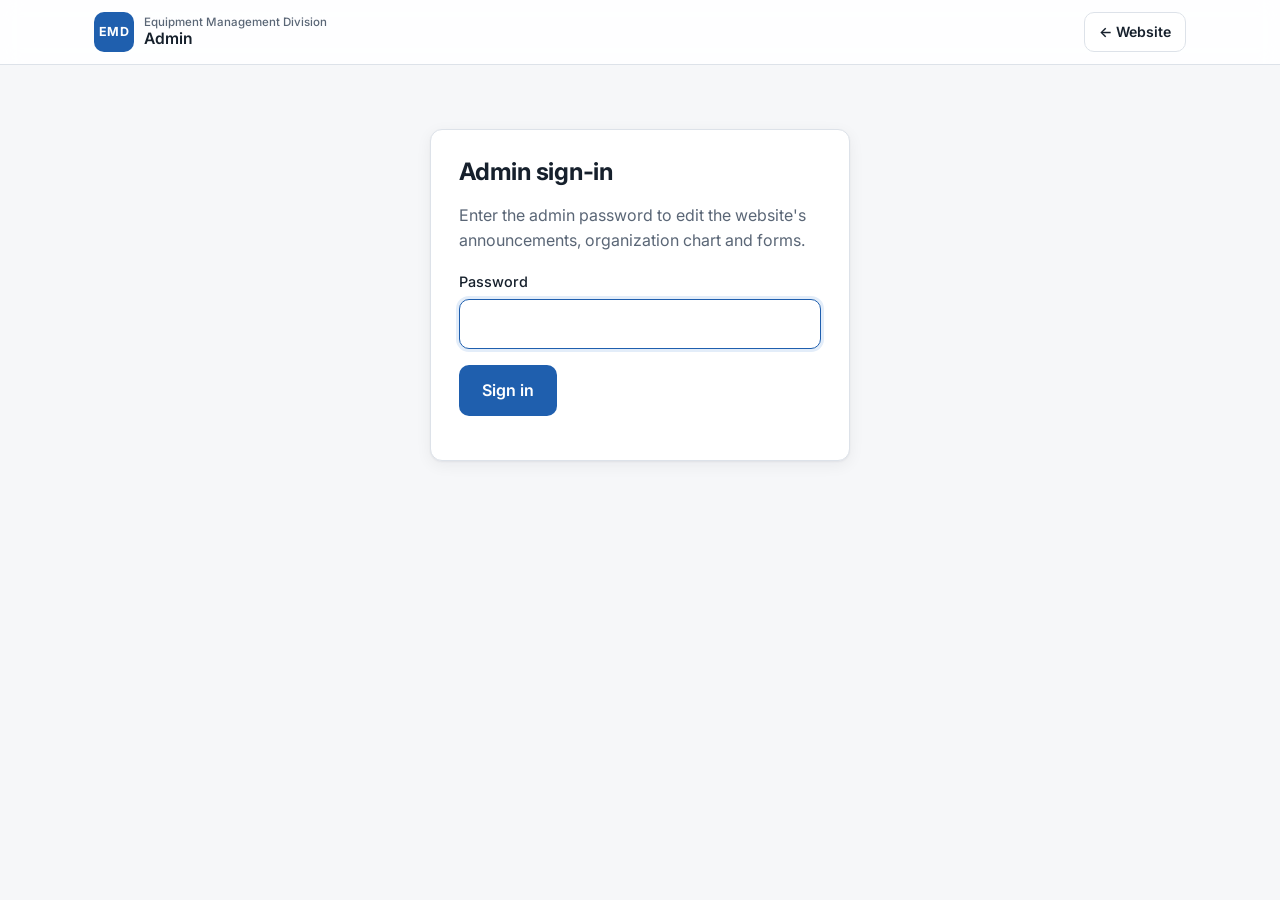
<file: admin.html>
<!doctype html>
<html lang="en">
<head>
  <meta charset="utf-8">
  <meta name="viewport" content="width=device-width, initial-scale=1">
  <title>EMD Admin</title>
  <meta name="robots" content="noindex">
  <link rel="preconnect" href="https://fonts.googleapis.com">
  <link rel="preconnect" href="https://fonts.gstatic.com" crossorigin>
  <link href="https://fonts.googleapis.com/css2?family=Inter:wght@400;500;600;700&display=swap" rel="stylesheet">
  <meta name="theme-color" content="#0d2d57">
  <link rel="icon" href="img/icon-192.png">
  <link rel="stylesheet" href="css/styles.css">
</head>
<body class="admin">
  <header class="site-header">
    <div class="container header-inner">
      <a class="brand" href="index.html">
        <span class="brand-mark" aria-hidden="true">EMD</span>
        <span class="brand-text">
          <span class="brand-agency">Equipment Management Division</span>
          <span class="brand-office">Admin</span>
        </span>
      </a>
      <a class="btn btn-ghost btn-sm admin-back" href="index.html">← Website</a>
    </div>
  </header>

  <div class="container admin-main admin-lock" id="admin-lock">
    <form class="form admin-login" id="login-form">
      <h1>Admin sign-in</h1>
      <p>Enter the admin password to edit the website's announcements, organization chart and forms.</p>
      <label class="field"><span>Password</span><input type="password" id="login-password" autocomplete="current-password" required></label>
      <button class="btn btn-primary" type="submit">Sign in</button>
      <p class="form-status" id="login-status" role="status" aria-live="polite"></p>
    </form>
  </div>

  <main id="main" class="container admin-main" hidden>
    <section class="admin-intro">
      <h1>Update the website</h1>
      <p>Edit the announcements, organization chart and forms below. Changes are kept in this browser until you publish them:</p>
      <ol class="admin-steps">
        <li>Make your changes. Use <b>Preview on the website</b> to check them.</li>
        <li>Click <b>Download content.js</b>.</li>
        <li>Open <a id="upload-js" target="_blank" rel="noopener">the js folder on GitHub</a>, drag the downloaded <code>content.js</code> in, and click <b>Commit changes</b>. The website updates in about a minute.</li>
      </ol>
      <p class="field-hint">Only people who can sign in to the website's GitHub repository can publish. Anyone can open this page, but their changes stay in their own browser.</p>
    </section>

    <div class="edit-bar admin-bar" id="admin-bar" role="status">
      <p id="admin-state"></p>
      <div class="edit-bar-actions">
        <button class="btn btn-primary btn-sm" type="button" id="admin-download">Download content.js</button>
        <a class="btn btn-ghost btn-sm" href="index.html?preview#announcements" target="_blank" rel="noopener">Preview on the website</a>
        <button class="btn btn-link" type="button" id="admin-discard">Discard changes</button>
      </div>
    </div>

    <nav class="admin-tabs" aria-label="Admin sections">
      <a href="#a-news">Announcements</a>
      <a href="#a-org">Organization</a>
      <a href="#a-forms">Forms</a>
      <a href="#a-password">Password</a>
      <a href="fuel-log.html">Fuel log ↗</a>
      <button class="btn btn-link admin-signout" type="button" id="sign-out">Sign out</button>
    </nav>

    <section class="admin-section" id="a-news">
      <div class="admin-head">
        <h2>Announcements</h2>
        <button class="btn btn-primary btn-sm" type="button" id="add-news">+ New announcement</button>
      </div>
      <p class="field-hint">Shown newest first on the website.</p>
      <div class="admin-list" id="news-edit"></div>
    </section>

    <section class="admin-section" id="a-org">
      <div class="admin-head"><h2>Organization chart</h2></div>
      <div class="admin-card form">
        <h3>Head of the division</h3>
        <div class="form-row">
          <label class="field"><span>Name</span><input id="chief-name"></label>
          <label class="field"><span>Position</span><input id="chief-role" placeholder="Division Chief"></label>
        </div>
      </div>
      <div class="admin-head admin-subhead">
        <h3>Sections and units</h3>
        <button class="btn btn-primary btn-sm" type="button" id="add-section">+ Add section</button>
      </div>
      <div class="admin-list" id="sections-edit"></div>
      <div class="admin-card form">
        <h3>Offices served</h3>
        <label class="field"><span>One office per line</span><textarea id="offices" rows="8"></textarea></label>
      </div>
      <h3 class="admin-preview-title">Preview</h3>
      <div class="org" id="org-chart"></div>
    </section>

    <section class="admin-section" id="a-forms">
      <div class="admin-head">
        <h2>Forms</h2>
        <button class="btn btn-primary btn-sm" type="button" id="add-form">+ Add form</button>
      </div>
      <p class="field-hint">To offer a PDF for download, choose it below, then upload the same PDF to <a id="upload-forms" target="_blank" rel="noopener">the forms folder on GitHub</a> without renaming it. You can also paste a link to a file elsewhere, such as Google Drive.</p>
      <div class="admin-list" id="forms-edit"></div>
    </section>

    <section class="admin-section" id="a-password">
      <div class="admin-head"><h2>Change password</h2></div>
      <form class="admin-card form" id="password-form">
        <p class="field-hint">Use at least 10 characters. The new password works once you download content.js and upload it to GitHub; until then, the current one still applies.</p>
        <div class="form-row">
          <label class="field"><span>New password</span><input type="password" id="new-password" autocomplete="new-password" minlength="10" required></label>
          <label class="field"><span>Type it again</span><input type="password" id="new-password-2" autocomplete="new-password" required></label>
        </div>
        <button class="btn btn-primary btn-sm" type="submit">Set new password</button>
        <p class="form-status" id="password-status" role="status" aria-live="polite"></p>
      </form>
    </section>
  </main>

  <script src="js/data.js"></script>
  <script src="js/content.js"></script>
  <script src="js/admin.js"></script>
</body>
</html>
</file>
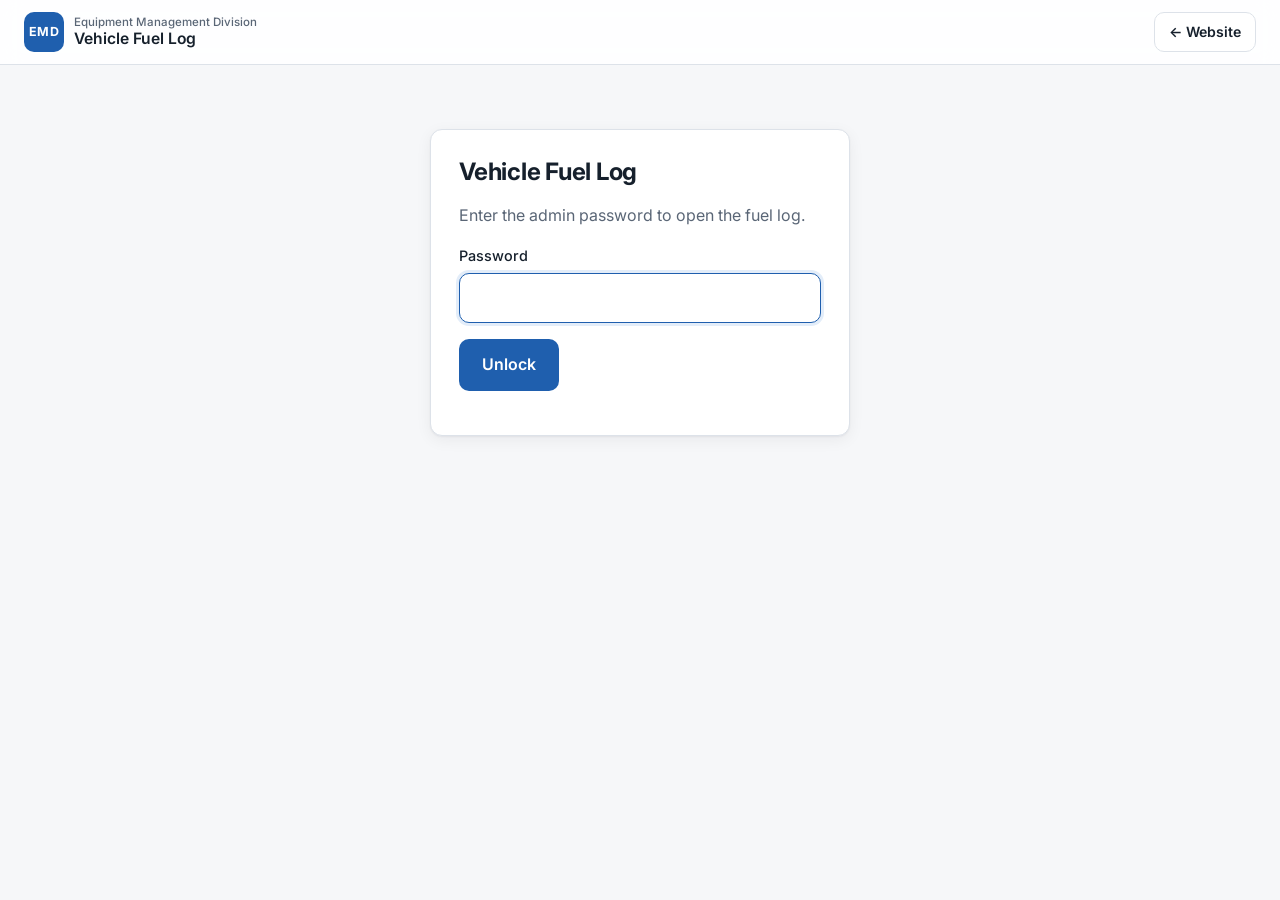
<file: fuel-log.html>
<!doctype html>
<html lang="en">
<head>
  <meta charset="utf-8">
  <meta name="viewport" content="width=device-width, initial-scale=1">
  <title>Vehicle Fuel Log</title>
  <meta name="robots" content="noindex">
  <link rel="preconnect" href="https://fonts.googleapis.com">
  <link rel="preconnect" href="https://fonts.gstatic.com" crossorigin>
  <link href="https://fonts.googleapis.com/css2?family=Inter:wght@400;500;600;700&display=swap" rel="stylesheet">
  <meta name="theme-color" content="#0d2d57">
  <link rel="icon" href="img/icon-192.png">
  <link rel="stylesheet" href="css/styles.css">
</head>
<body class="fuel-log">
  <header class="site-header">
    <div class="container fl-wide header-inner">
      <a class="brand" href="index.html">
        <span class="brand-mark" aria-hidden="true">EMD</span>
        <span class="brand-text">
          <span class="brand-agency">Equipment Management Division</span>
          <span class="brand-office">Vehicle Fuel Log</span>
        </span>
      </a>
      <div class="fl-header-actions">
        <span class="fl-sync" id="fl-sync" role="status"></span>
        <button class="btn btn-ghost btn-sm" type="button" id="fl-lock" hidden>Lock</button>
        <a class="btn btn-ghost btn-sm admin-back" href="index.html">← Website</a>
      </div>
    </div>
  </header>

  <div class="container admin-main admin-lock" id="fl-locked" hidden>
    <form class="form admin-login" id="fl-login">
      <h1>Vehicle Fuel Log</h1>
      <p>Enter the admin password to open the fuel log.</p>
      <label class="field"><span>Password</span><input type="password" id="fl-password" autocomplete="current-password" required></label>
      <button class="btn btn-primary" type="submit">Unlock</button>
      <p class="form-status" id="fl-login-status" role="status" aria-live="polite"></p>
    </form>
  </div>

  <main id="main" class="fl-main" hidden>
    <nav class="fl-tabs" role="tablist" aria-label="Fuel log">
      <div class="container fl-wide">
        <button role="tab" type="button" data-tab="input" aria-selected="true">Input</button>
        <button role="tab" type="button" data-tab="monitoring" aria-selected="false">Monitoring</button>
        <button role="tab" type="button" data-tab="checks" aria-selected="false">Checks <span class="fl-count" id="fl-checks-count" hidden></span></button>
        <button role="tab" type="button" data-tab="maintenance" aria-selected="false">Maintenance <span class="fl-count" id="fl-pm-count" hidden></span></button>
        <button role="tab" type="button" data-tab="reports" aria-selected="false">Reports</button>
        <button role="tab" type="button" data-tab="settings" aria-selected="false">Settings</button>
      </div>
    </nav>

    <div class="container fl-wide fl-body">
      <div class="live-bar is-loading fl-connect" id="fl-connect" hidden>
        <p>Connect to the EMD Google Sheet so this log is shared between computers and kept safe if this browser's data is cleared.</p>
        <form class="fl-inline" id="fl-connect-form">
          <label class="sr-only" for="fl-staff-key">Staff key</label>
          <input type="password" id="fl-staff-key" placeholder="Staff key" autocomplete="current-password" required>
          <button class="btn btn-primary btn-sm" type="submit">Connect</button>
          <button class="btn btn-link" type="button" id="fl-connect-later">Not now</button>
        </form>
      </div>

      <!-- Input -->
      <section class="fl-panel" id="tab-input" role="tabpanel">
        <details class="fl-card fl-help" id="fl-help" open>
          <summary>How to use this page</summary>
          <ol>
            <li><b>Add fuel</b> below: pick the vehicle, the liters, and the dates. The liters are shared equally across the days.</li>
            <li><b>Every Monday morning and Friday afternoon</b>, type each vehicle's actual odometer in <b>Weekly odometer readings</b>. Friday afternoon is also next Monday morning (vehicles are not used on weekends), so Monday is filled in for you.</li>
            <li><b>Monitoring</b> shows each day's fuel and the odometer worked out from it. <b>Bold</b> = a reading you typed; <i class="fl-computed">grey italic</i> = computed.</li>
            <li><b>Checks</b> finds mistakes, <b>Maintenance</b> shows which vehicles are due for PM, and <b>Reports</b> gives the monthly summary.</li>
          </ol>
        </details>

        <div class="fl-card">
          <h2>Add fuel by date range</h2>
          <form class="fl-inline fl-add" id="fl-add" novalidate>
            <label class="sr-only" for="fl-add-unit">Vehicle</label>
            <input id="fl-add-unit" list="fl-units" placeholder="Vehicle no. or plate" autocomplete="off" required>
            <label class="sr-only" for="fl-add-litres">Liters</label>
            <input id="fl-add-litres" type="number" min="0.1" step="0.01" inputmode="decimal" placeholder="Liters" required>
            <label class="fl-date">From <input id="fl-add-from" type="date" required></label>
            <label class="fl-date">To <input id="fl-add-to" type="date" required></label>
            <button class="btn btn-accent btn-sm" type="submit">Add fuel</button>
          </form>
          <p class="form-status" id="fl-add-status" role="status" aria-live="polite"></p>
          <p class="field-hint">Liters are split equally across the days (From to To, inclusive). Overlapping entries add up. Fuel requisitions marked <b>Issued</b> in Request monitoring are added automatically (tagged with their FR no.), so don't type those again.</p>
          <div class="fl-subhead">
            <h3>Fuel entries</h3>
            <label class="fl-inline-label">Show
              <select id="fl-entries-range">
                <option value="week">Week below</option>
                <option value="month">Its month</option>
                <option value="all">All</option>
              </select>
            </label>
            <button class="btn btn-ghost btn-sm" type="button" id="fl-req-refresh">Check for issued requisitions</button>
          </div>
          <p class="form-status" id="fl-req-status" role="status" aria-live="polite"></p>
          <div class="table-wrap fl-table-wrap">
            <table class="fl-table" id="fl-entries">
              <thead><tr><th>Vehicle</th><th>Plate</th><th class="num">Liters</th><th>From</th><th>To</th><th class="num">Days</th><th class="num">L/day</th><th><span class="sr-only">Delete</span></th></tr></thead>
              <tbody></tbody>
            </table>
            <p class="empty" id="fl-entries-empty" hidden>No fuel entries for this period.</p>
          </div>
        </div>

        <div class="fl-card">
          <h2>Weekly odometer readings</h2>
          <div class="fl-inline fl-weekbar">
            <button class="btn btn-ghost btn-sm" type="button" id="fl-week-prev">◀ Previous week</button>
            <label class="sr-only" for="fl-week-date">Week</label>
            <input type="date" id="fl-week-date">
            <button class="btn btn-ghost btn-sm" type="button" id="fl-week-next">Next week ▶</button>
            <input type="search" id="fl-read-search" placeholder="Search vehicle or plate…" autocomplete="off">
            <span class="fl-week-label" id="fl-week-label"></span>
            <label class="check fl-check"><input type="checkbox" id="fl-read-missing"> Show only vehicles with a missing reading</label>
          </div>
          <p class="fl-read-counts" id="fl-read-counts"></p>
          <p class="field-hint">Type each vehicle's actual odometer for Monday morning and Friday afternoon of the chosen week. A Monday box shown in grey italics is last Friday's reading, carried over. It saves as you type.</p>
          <div class="table-wrap fl-table-wrap">
            <table class="fl-table" id="fl-readings">
              <thead><tr><th>Vehicle</th><th>Plate</th><th>Unit</th><th>Monday morning</th><th>Friday afternoon</th><th class="num">km this week</th><th class="num">Fuel (L)</th></tr></thead>
              <tbody></tbody>
            </table>
          </div>
        </div>
      </section>

      <!-- Monitoring -->
      <section class="fl-panel" id="tab-monitoring" role="tabpanel" hidden>
        <div class="fl-inline fl-toolbar">
          <label class="sr-only" for="fl-mon-month">Month</label>
          <input type="month" id="fl-mon-month">
          <label class="sr-only" for="fl-mon-week">Week</label>
          <select id="fl-mon-week"></select>
          <button class="btn btn-ghost btn-sm" type="button" id="fl-mon-today">Today</button>
          <input type="search" id="fl-mon-search" placeholder="Search vehicle or plate…" autocomplete="off">
          <label class="check fl-check"><input type="checkbox" id="fl-mon-active" checked> Only vehicles with fuel or readings</label>
          <button class="btn btn-accent btn-sm" type="button" id="fl-export">Export CSV</button>
          <button class="btn btn-ghost btn-sm" type="button" id="fl-import-btn">Import CSV</button>
          <input type="file" id="fl-import" accept=".csv,text/csv" class="sr-only">
          <button class="btn btn-ghost btn-sm" type="button" id="fl-clear-month">Clear month</button>
          <span class="fl-totals" id="fl-mon-totals"></span>
        </div>
        <p class="field-hint">Odometer row: <b>bold</b> = a reading you typed · <i class="fl-computed">grey italic</i> = computed from the fuel. Weekend days with no fuel are left blank. Today is highlighted. A Friday cell shows the Friday afternoon reading. Import CSV accepts fuel (Vehicle, Liters, From, To) or readings (Vehicle, Date, Odometer).</p>
        <p class="form-status" id="fl-import-status" role="status" aria-live="polite"></p>
        <div class="table-wrap fl-grid-wrap">
          <table class="fl-grid" id="fl-grid"></table>
          <p class="empty" id="fl-grid-empty" hidden>No vehicles with fuel or readings in this period. Untick “Only vehicles with fuel or readings” to see all units.</p>
        </div>
      </section>

      <!-- Checks -->
      <section class="fl-panel" id="tab-checks" role="tabpanel" hidden>
        <div class="fl-inline fl-toolbar">
          <label class="sr-only" for="fl-chk-month">Month</label>
          <input type="month" id="fl-chk-month">
          <span class="fl-totals" id="fl-chk-summary"></span>
        </div>
        <div class="fl-checks" id="fl-checks"></div>
      </section>

      <!-- Maintenance -->
      <section class="fl-panel" id="tab-maintenance" role="tabpanel" hidden>
        <div class="fl-inline fl-toolbar">
          <input type="search" id="fl-pm-search" placeholder="Search vehicle or plate…" autocomplete="off">
          <label class="check fl-check"><input type="checkbox" id="fl-pm-due"> Only due or due soon</label>
          <span class="fl-totals" id="fl-pm-summary"></span>
        </div>
        <p class="field-hint" id="fl-pm-hint"></p>
        <div class="table-wrap fl-table-wrap">
          <table class="fl-table" id="fl-pm">
            <thead><tr><th>Vehicle</th><th>Plate</th><th>Unit</th><th class="num">Latest odometer</th><th>Last PM (odometer)</th><th>Last PM date</th><th class="num">Since PM</th><th class="num">Next PM at</th><th>Status</th><th><span class="sr-only">Record PM</span></th></tr></thead>
            <tbody></tbody>
          </table>
        </div>
      </section>

      <!-- Reports -->
      <section class="fl-panel" id="tab-reports" role="tabpanel" hidden>
        <div class="fl-inline fl-toolbar">
          <label class="sr-only" for="fl-rep-month">Month</label>
          <input type="month" id="fl-rep-month">
          <button class="btn btn-accent btn-sm" type="button" id="fl-rep-export">Export CSV</button>
          <button class="btn btn-ghost btn-sm" type="button" id="fl-rep-print">Print</button>
        </div>
        <div class="monitor-stats" id="fl-rep-stats"></div>
        <h2 class="fl-rep-title" id="fl-rep-title"></h2>
        <div class="table-wrap fl-table-wrap">
          <table class="fl-table" id="fl-rep">
            <thead><tr><th>Vehicle</th><th>Plate</th><th>Unit</th><th>Office</th><th class="num">Fuel (L)</th><th class="num">km</th><th class="num">km/L</th><th class="num">Fuel entries</th></tr></thead>
            <tbody></tbody>
            <tfoot></tfoot>
          </table>
          <p class="empty" id="fl-rep-empty" hidden>No fuel or readings in this month.</p>
        </div>
        <h3 class="fl-rep-title">By office</h3>
        <div class="table-wrap fl-table-wrap">
          <table class="fl-table" id="fl-rep-office">
            <thead><tr><th>Office</th><th class="num">Vehicles</th><th class="num">Fuel (L)</th><th class="num">km</th><th class="num">km/L</th></tr></thead>
            <tbody></tbody>
          </table>
        </div>
      </section>

      <!-- Settings -->
      <section class="fl-panel" id="tab-settings" role="tabpanel" hidden>
        <form class="fl-card form" id="fl-settings">
          <h2>Settings</h2>
          <div class="form-row">
            <label class="field"><span>PM interval (km)</span><input type="number" name="pmInterval" min="500" step="100"></label>
            <label class="field"><span>“Due soon” within (km)</span><input type="number" name="dueSoon" min="0" step="50"></label>
          </div>
          <div class="form-row">
            <label class="field"><span>Lowest normal km per liter</span><input type="number" name="kmlMin" min="0" step="0.5"></label>
            <label class="field"><span>Highest normal km per liter</span><input type="number" name="kmlMax" min="1" step="0.5"></label>
          </div>
          <label class="check"><input type="checkbox" name="includeNoPlate"> Include units without a plate (equipment with an hour meter)</label>
          <p class="form-status" id="fl-settings-status" role="status" aria-live="polite"></p>
        </form>

        <div class="fl-card">
          <h2>Where the log is saved</h2>
          <p id="fl-store-text"></p>
          <div class="fl-inline">
            <button class="btn btn-ghost btn-sm" type="button" id="fl-sync-now" hidden>Save to Google Sheet now</button>
            <button class="btn btn-ghost btn-sm" type="button" id="fl-sync-connect" hidden>Connect to Google Sheet</button>
          </div>
        </div>

        <div class="fl-card">
          <h2>Backup</h2>
          <p>Download everything in the fuel log as one file, or restore from a backup file. Restoring replaces the current log.</p>
          <div class="fl-inline">
            <button class="btn btn-primary btn-sm" type="button" id="fl-backup">Download backup</button>
            <button class="btn btn-ghost btn-sm" type="button" id="fl-restore-btn">Restore from backup…</button>
            <input type="file" id="fl-restore" accept=".json,application/json" class="sr-only">
            <button class="btn btn-link" type="button" id="fl-clear-all">Delete all fuel log data</button>
          </div>
          <p class="form-status" id="fl-backup-status" role="status" aria-live="polite"></p>
        </div>
      </section>
    </div>
  </main>

  <datalist id="fl-units"></datalist>

  <script src="js/data.js"></script>
  <script src="js/fleet.js"></script>
  <script src="js/requests.js"></script>
  <script src="js/content.js"></script>
  <script src="js/fuel-log.js"></script>
</body>
</html>
</file>
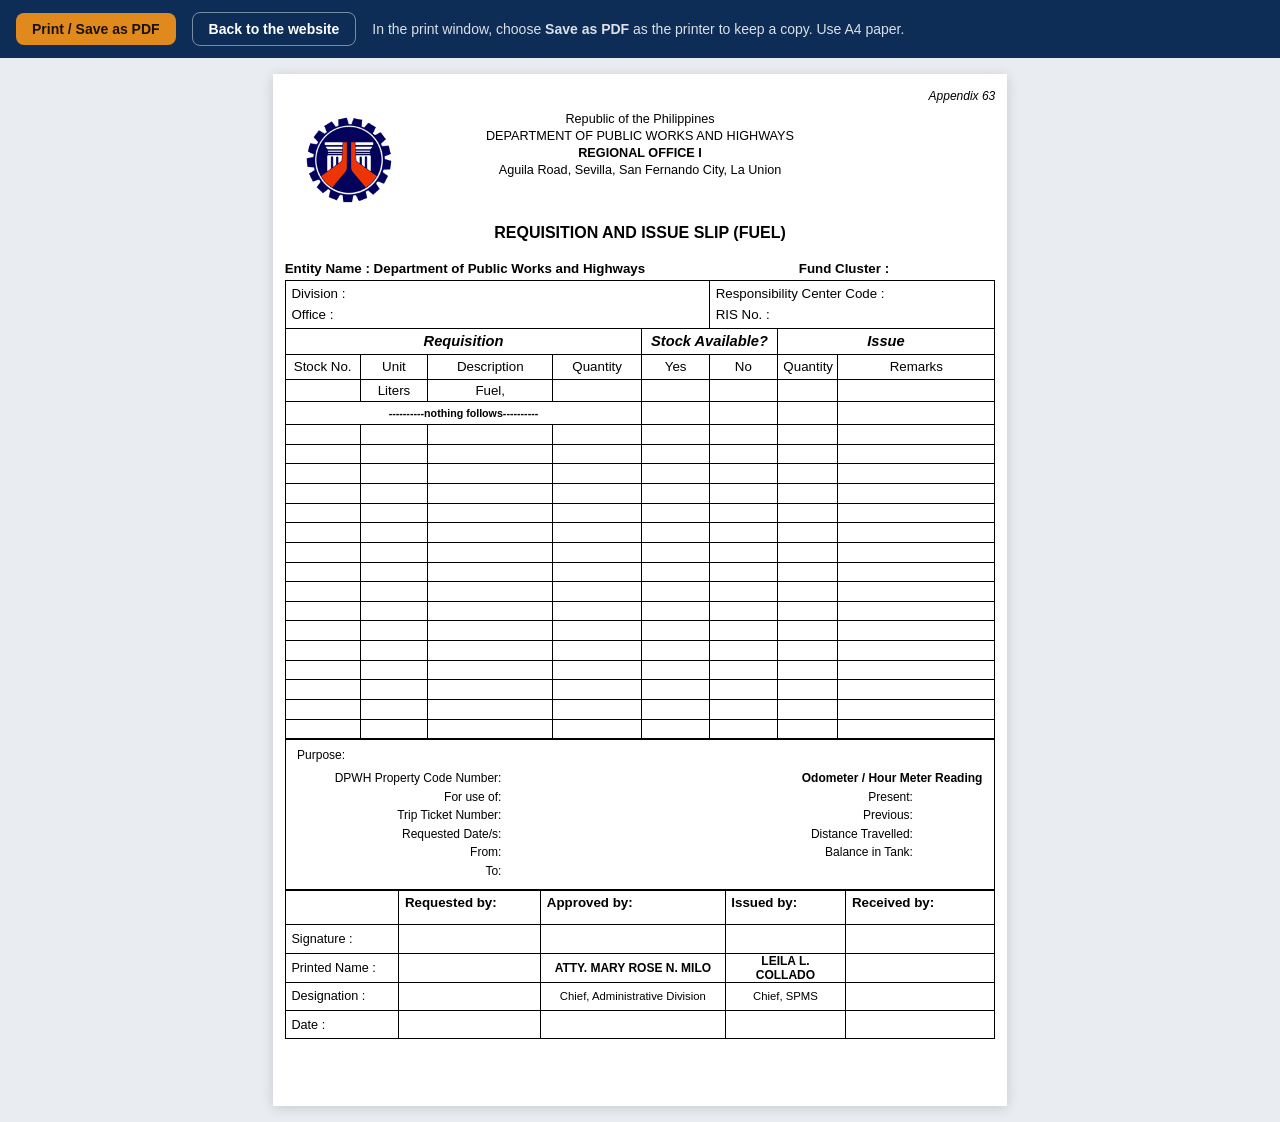
<file: fuel-slip.html>
<!doctype html>
<html lang="en">
<head>
  <meta charset="utf-8">
  <meta name="viewport" content="width=device-width, initial-scale=1">
  <meta name="theme-color" content="#0d2d57">
  <link rel="icon" href="img/icon-192.png">
  <title>Requisition and Issue Slip (Fuel)</title>
  <style>
    @page { size: A4 portrait; margin: 12mm 8mm; }

    * { box-sizing: border-box; }
    body {
      margin: 0; background: #e9ecf0; color: #000;
      font-family: Arial, Helvetica, sans-serif; font-size: 10pt;
    }

    /* Screen-only toolbar */
    .toolbar {
      position: sticky; top: 0; z-index: 2; display: flex; flex-wrap: wrap; align-items: center; gap: 10px 16px;
      padding: 12px 16px; background: #0d2d57; color: #fff; font-size: 14px;
    }
    .toolbar button, .toolbar a {
      font: inherit; font-weight: 600; padding: 8px 16px; border-radius: 8px; cursor: pointer; text-decoration: none;
    }
    .toolbar button { border: 0; background: #e08a1e; color: #1b1206; }
    .toolbar a { border: 1px solid rgba(255, 255, 255, .45); color: #fff; }
    .toolbar p { margin: 0; opacity: .85; flex: 1 1 260px; }

    /* The A4 sheet */
    .sheet {
      width: 194mm; min-height: 273mm; margin: 16px auto; padding: 0;
      background: #fff; box-shadow: 0 2px 12px rgba(0, 0, 0, .15);
    }
    .sheet-inner { padding: 4mm 3mm; }
    /* On narrow screens the script scales the A4 sheet down to fit; printing is unaffected */
    @media (max-width: 760px) {
      .sheet { margin: 8px auto; }
    }

    .appendix { text-align: right; font-style: italic; font-size: 9pt; margin: 0 0 2mm; }
    .letterhead { position: relative; text-align: center; min-height: 26mm; }
    .letterhead img { position: absolute; left: 4mm; top: 0; width: 26mm; height: 26mm; }
    .letterhead p { margin: 0; font-size: 9.5pt; line-height: 1.35; }
    .letterhead .ro { font-weight: 700; }
    h1 { margin: 4mm 0 5mm; text-align: center; font-size: 12pt; }

    .entity { display: flex; justify-content: space-between; font-weight: 700; padding: 0 0 1mm; }
    .entity span:last-child { min-width: 52mm; }

    table { width: 100%; border-collapse: collapse; table-layout: fixed; }
    td, th { border: 1px solid #000; padding: 0 1.5mm; height: 6mm; font-weight: 400; vertical-align: middle; }
    .center { text-align: center; }
    .fill { font-weight: 700; }
    .sec th { font-style: italic; font-weight: 700; font-size: 11pt; height: 7mm; }
    .colhead td { text-align: center; height: 6.5mm; }
    .meta td { height: 7mm; vertical-align: top; padding-top: 1.5mm; }
    .meta p { margin: 0 0 1.5mm; }
    .nothing td { text-align: center; font-weight: 700; font-size: 8pt; }
    .blank td { height: 5.2mm; }

    /* Purpose and vehicle details: one bordered box, no inner lines */
    .details td { border-top: 0; border-bottom: 0; height: auto; padding-top: .6mm; padding-bottom: .6mm; font-size: 9pt; }
    .details td:not(:first-child):not(:last-child) { border-left: 0; border-right: 0; }
    .details td:first-child { border-right: 0; }
    .details td:last-child { border-left: 0; }
    .details .label { text-align: right; padding-right: 1mm; white-space: nowrap; }
    .details .first td { border-top: 1px solid #000; padding-top: 2mm; vertical-align: top; }
    .details .last td { border-bottom: 1px solid #000; padding-bottom: 3mm; }
    .purpose { min-height: 5mm; padding-bottom: 2mm; }
    /* Purpose spans the whole box, so it keeps both outer borders */
    .details tr.first td.purpose-row { border-left: 1px solid #000; border-right: 1px solid #000; padding-left: 3mm; }
    .purpose-line { display: flex; gap: 2mm; }
    .purpose-line > span { flex: none; }
    .nowrap { white-space: nowrap; }
    .u { text-decoration: underline; }

    .sign td { height: 7.5mm; font-size: 9.5pt; }
    .sign .who td { font-weight: 700; font-size: 10pt; vertical-align: top; padding-top: 1mm; height: 9mm; }
    .sign .name { font-weight: 700; text-align: center; font-size: 9pt; }
    .sign .desig { text-align: center; font-size: 8.5pt; line-height: 1.15; }
    .sign .label { white-space: nowrap; }


    @media print {
      body { background: #fff; }
      .toolbar { display: none; }
      .sheet { width: auto; min-height: 0; margin: 0; box-shadow: none; zoom: 1 !important; }
      .sheet-inner { padding: 0 .4mm; }
    }
  </style>
</head>
<body>
  <div class="toolbar">
    <button type="button" id="print">Print / Save as PDF</button>
    <a href="index.html#request">Back to the website</a>
    <p>In the print window, choose <b>Save as PDF</b> as the printer to keep a copy. Use A4 paper.</p>
  </div>

  <main class="sheet">
    <div class="sheet-inner">
      <p class="appendix" data-slip="appendix"></p>
      <div class="letterhead">
        <img src="img/dpwh-seal.png" alt="">
        <p data-head="0"></p>
        <p data-head="1"></p>
        <p class="ro" data-head="2"></p>
        <p data-head="3"></p>
      </div>
      <h1>REQUISITION AND ISSUE SLIP (FUEL)</h1>

      <div class="entity">
        <span>Entity Name : <span data-slip="entity"></span></span>
        <span>Fund Cluster :</span>
      </div>

      <table>
        <colgroup>
          <col style="width:10.5%"><col style="width:9.5%"><col style="width:4%"><col style="width:13.5%">
          <col style="width:12.5%"><col style="width:9.5%"><col style="width:9.5%"><col style="width:8.5%"><col style="width:22%">
        </colgroup>
        <tr class="meta">
          <td colspan="6"><p>Division : <span class="fill" data-f="division"></span></p><p>Office : <span class="fill" data-f="office"></span></p></td>
          <td colspan="3"><p>Responsibility Center Code :</p><p>RIS No. : <span class="fill" data-f="risNo"></span></p></td>
        </tr>
        <tr class="sec">
          <th colspan="5">Requisition</th>
          <th colspan="2">Stock Available?</th>
          <th colspan="2">Issue</th>
        </tr>
        <tr class="colhead">
          <td>Stock No.</td><td>Unit</td><td colspan="2">Description</td><td>Quantity</td>
          <td>Yes</td><td>No</td><td>Quantity</td><td>Remarks</td>
        </tr>
        <tr>
          <td></td>
          <td class="center">Liters</td>
          <td colspan="2" class="center" data-f="description"></td>
          <td class="center fill" data-f="litres"></td>
          <td></td><td></td><td></td><td></td>
        </tr>
        <tr class="nothing"><td colspan="5">----------nothing follows----------</td><td></td><td></td><td></td><td></td></tr>
        <tbody id="blank-rows"></tbody>
      </table>

      <table class="details">
        <colgroup>
          <col style="width:6%"><col style="width:25%"><col style="width:41%"><col style="width:17%"><col style="width:11%">
        </colgroup>
        <tr class="first">
          <td colspan="5" class="purpose-row"><div class="purpose-line"><span>Purpose:</span><div class="purpose" data-f="purpose"></div></div></td>
        </tr>
        <tr>
          <td></td><td class="label">DPWH Property Code Number:</td><td class="fill u" data-f="propertyNo"></td>
          <td colspan="2" class="fill">Odometer / Hour Meter Reading</td>
        </tr>
        <tr>
          <td></td><td class="label">For use of:</td><td class="fill u" data-f="forUse"></td>
          <td class="label">Present:</td><td class="fill" data-f="odoPresent"></td>
        </tr>
        <tr>
          <td></td><td class="label">Trip Ticket Number:</td><td class="fill" data-f="tripTicket"></td>
          <td class="label">Previous:</td><td class="fill" data-f="odoPrevious"></td>
        </tr>
        <tr>
          <td></td><td class="label">Requested Date/s:</td><td></td>
          <td class="label">Distance Travelled:</td><td class="fill" data-f="distance"></td>
        </tr>
        <tr>
          <td></td><td class="label">From:</td><td class="fill" data-f="dateFrom"></td>
          <td class="label">Balance in Tank:</td><td class="fill" data-f="tankBalance"></td>
        </tr>
        <tr class="last">
          <td></td><td class="label">To:</td><td class="fill" data-f="dateTo"></td>
          <td></td><td></td>
        </tr>
      </table>

      <table class="sign">
        <colgroup>
          <col style="width:16%"><col style="width:20%"><col style="width:26%"><col style="width:17%"><col style="width:21%">
        </colgroup>
        <tr class="who">
          <td class="label"></td><td>Requested by:</td><td>Approved by:</td><td>Issued by:</td><td>Received by:</td>
        </tr>
        <tr><td class="label">Signature :</td><td></td><td></td><td></td><td></td></tr>
        <tr>
          <td class="label">Printed Name :</td>
          <td class="name" data-f="name"></td>
          <td class="name" data-slip="approvedName"></td>
          <td class="name" data-slip="issuedName"></td>
          <td class="name" data-f="receivedBy"></td>
        </tr>
        <tr>
          <td class="label">Designation :</td>
          <td class="desig" data-f="designation"></td>
          <td class="desig" data-slip="approvedDesignation"></td>
          <td class="desig" data-slip="issuedDesignation"></td>
          <td class="desig" data-f="receivedDesignation"></td>
        </tr>
        <tr><td class="label">Date :</td><td></td><td></td><td></td><td></td></tr>
      </table>

    </div>
  </main>

  <script src="js/data.js"></script>
  <script>
    (function () {
      "use strict";
      var slip = (window.EMD_CONFIG || {}).fuelSlip || {};
      var q = new URLSearchParams(location.search);
      var get = function (k) { return (q.get(k) || "").trim(); };
      var set = function (sel, text) {
        document.querySelectorAll(sel).forEach(function (n) { n.textContent = text; });
      };

      // Fixed parts of the form, from js/data.js
      set('[data-slip="appendix"]', slip.appendix || "");
      (slip.header || []).forEach(function (line, i) { set('[data-head="' + i + '"]', line); });
      set('[data-slip="entity"]', slip.entity || "");
      set('[data-slip="approvedName"]', (slip.approvedBy || {}).name || "");
      set('[data-slip="approvedDesignation"]', (slip.approvedBy || {}).designation || "");
      set('[data-slip="issuedName"]', (slip.issuedBy || {}).name || "");
      set('[data-slip="issuedDesignation"]', (slip.issuedBy || {}).designation || "");

      // Empty item rows, as on the printed form
      var body = document.getElementById("blank-rows");
      for (var r = 0; r < 16; r++) {
        var tr = document.createElement("tr");
        tr.className = "blank";
        tr.innerHTML = "<td></td><td></td><td colspan='2'></td><td></td><td></td><td></td><td></td><td></td>";
        body.appendChild(tr);
      }

      // Values from the website's fuel requisition form (blank slip if none)
      var longDate = function (iso) {
        if (!iso) return "";
        var p = iso.split("-").map(Number);
        return new Date(p[0], p[1] - 1, p[2]).toLocaleDateString("en-PH", { month: "long", day: "numeric", year: "numeric" });
      };
      var present = parseFloat(get("odoPresent").replace(/,/g, ""));
      var previous = parseFloat(get("odoPrevious").replace(/,/g, ""));
      var values = {
        division: get("division"), office: get("office"),
        description: get("fuel") ? "Fuel, " + get("fuel") : "Fuel,",
        litres: get("litres"), purpose: get("purpose"), risNo: get("risNo"),
        propertyNo: get("propertyNo"), forUse: get("forUse"), tripTicket: get("tripTicket"),
        odoPresent: get("odoPresent"), odoPrevious: get("odoPrevious"),
        distance: isFinite(present) && isFinite(previous) && present >= previous ? (present - previous).toLocaleString("en-PH") : "",
        tankBalance: get("tankBalance"),
        dateFrom: longDate(get("dateFrom")), dateTo: longDate(get("dateTo")),
        name: get("name").toUpperCase(), designation: get("designation"),
        receivedBy: get("receivedBy").toUpperCase(), receivedDesignation: get("receivedDesignation")
      };
      Object.keys(values).forEach(function (k) { set('[data-f="' + k + '"]', values[k]); });
      // Keep the plate number in "For use of" on one line: "Model (ABS-6277)"
      var forUse = document.querySelector('[data-f="forUse"]');
      var m = /^(.*?)\s*(\([^()]*\))$/.exec(values.forUse);
      if (m) {
        var plate = document.createElement("span");
        plate.className = "nowrap";
        plate.textContent = m[2];
        forUse.textContent = m[1] + " ";
        forUse.appendChild(plate);
      }

      document.getElementById("print").addEventListener("click", function () { window.print(); });

      // Fit the A4 sheet to the screen width on phones.
      var sheet = document.querySelector(".sheet");
      function fit() {
        sheet.style.zoom = "";
        var room = document.documentElement.clientWidth - 16;
        if (sheet.offsetWidth > room) sheet.style.zoom = String(room / sheet.offsetWidth);
      }
      fit();
      window.addEventListener("resize", fit);
    })();
  </script>
</body>
</html>
</file>
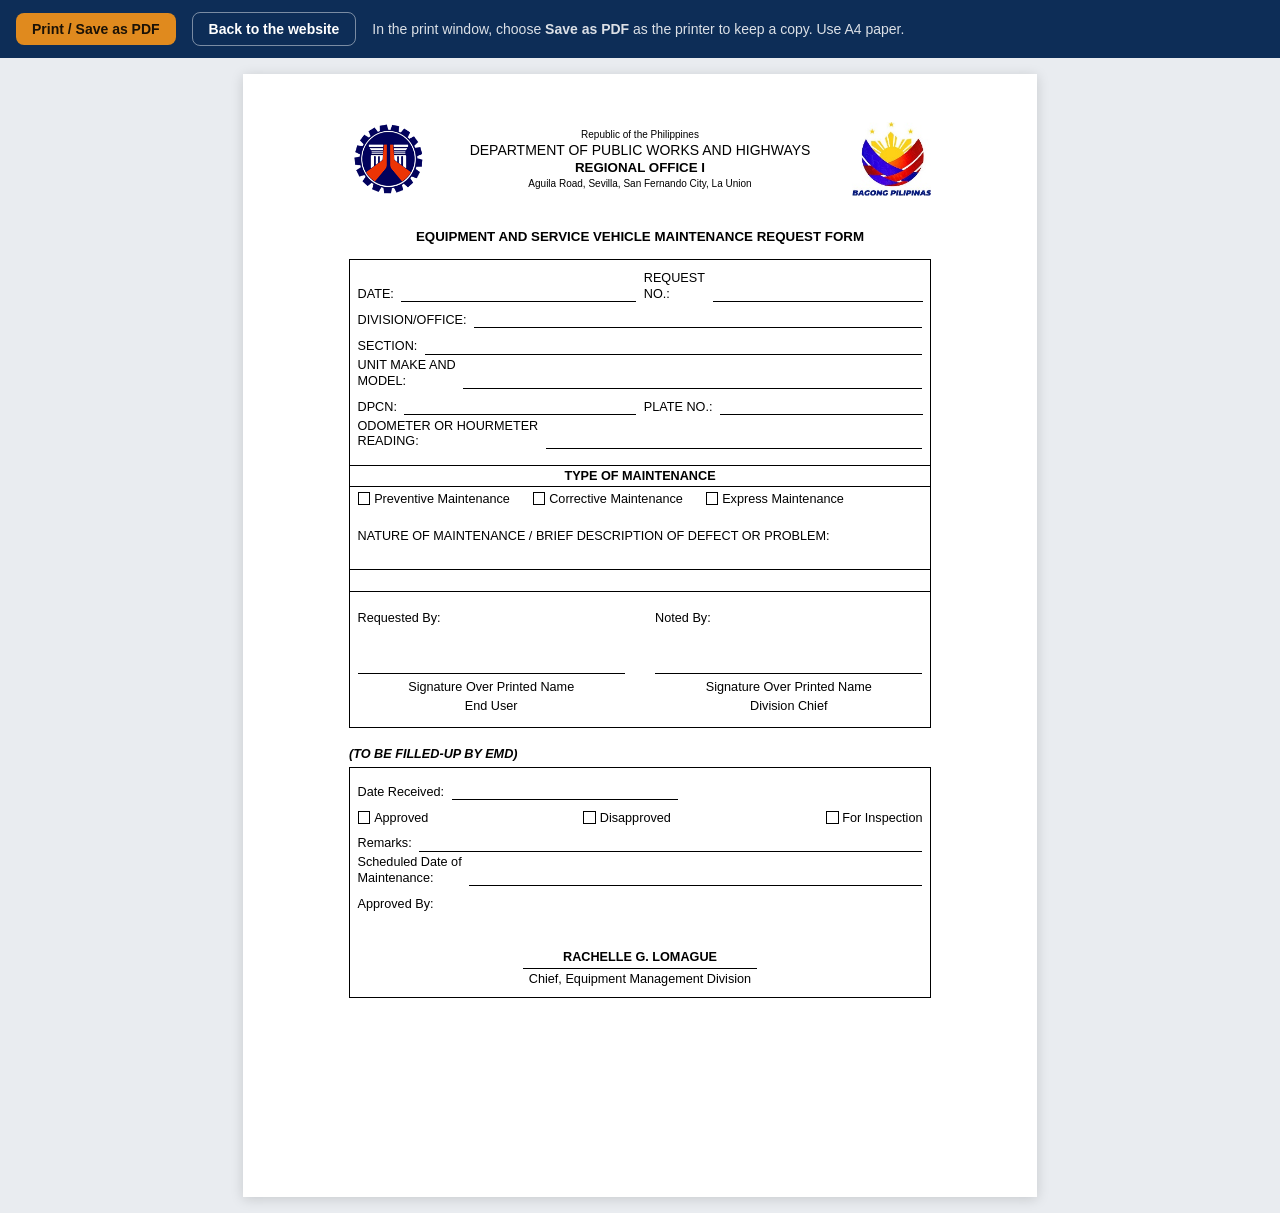
<file: repair-form.html>
<!doctype html>
<html lang="en">
<head>
  <meta charset="utf-8">
  <meta name="viewport" content="width=device-width, initial-scale=1">
  <meta name="theme-color" content="#0d2d57">
  <link rel="icon" href="img/icon-192.png">
  <title>Equipment and Service Vehicle Maintenance Request Form</title>
  <style>
    @page { size: A4 portrait; margin: 12mm 28mm 12mm 28mm; }

    * { box-sizing: border-box; }
    body {
      margin: 0; background: #e9ecf0; color: #000;
      font-family: Arial, Helvetica, sans-serif; font-size: 9.5pt;
      -webkit-print-color-adjust: exact; print-color-adjust: exact;
    }

    /* Screen-only toolbar */
    .toolbar {
      position: sticky; top: 0; z-index: 2; display: flex; flex-wrap: wrap; align-items: center; gap: 10px 16px;
      padding: 12px 16px; background: #0d2d57; color: #fff; font-size: 14px;
    }
    .toolbar button, .toolbar a {
      font: inherit; font-weight: 600; padding: 8px 16px; border-radius: 8px; cursor: pointer; text-decoration: none;
    }
    .toolbar button { border: 0; background: #e08a1e; color: #1b1206; }
    .toolbar a { border: 1px solid rgba(255, 255, 255, .45); color: #fff; }
    .toolbar p { margin: 0; opacity: .85; flex: 1 1 260px; }

    /* The A4 sheet: 154mm content width, like the Word form */
    .sheet { width: 210mm; min-height: 297mm; margin: 16px auto; padding: 12mm 28mm; background: #fff; box-shadow: 0 2px 12px rgba(0, 0, 0, .15); }
    @media (max-width: 760px) { .sheet { margin: 8px auto; } }

    .letterhead { display: grid; grid-template-columns: 24mm 1fr 24mm; align-items: center; gap: 2mm; }
    .letterhead img { width: 21mm; height: auto; }
    .letterhead img.right { justify-self: end; }
    .letterhead div { text-align: center; line-height: 1.3; }
    .letterhead p { margin: 0; }
    .lh-small { font-size: 7.5pt; }
    .lh-agency { font-size: 10.5pt; }
    .lh-ro { font-size: 10pt; font-weight: 700; }
    h1 { margin: 8mm 0 4mm; text-align: center; font-size: 10pt; }

    .box { border: 1px solid #000; padding: 1.5mm 2mm 3mm; }
    .row { display: flex; align-items: flex-end; gap: 2mm; min-height: 7mm; padding-top: 1.5mm; }
    .row + .row { padding-top: 1mm; }
    .label { flex: none; max-width: 32mm; line-height: 1.2; }
    .line { flex: 1; border-bottom: 1px solid #000; min-height: 5mm; padding: 0 1mm; font-weight: 700; line-height: 5mm; }
    .half { flex: 1; display: flex; align-items: flex-end; gap: 2mm; }

    .section-title { margin: 4mm -2mm 0; padding: .8mm 0; border-top: 1.5px solid #000; border-bottom: 1.5px solid #000; text-align: center; font-weight: 700; }
    .checks { display: flex; flex-wrap: wrap; gap: 1.5mm 6mm; padding-top: 1.5mm; }
    .cb { display: inline-block; position: relative; width: 3.4mm; height: 3.4mm; border: 1px solid #000; vertical-align: -.5mm; margin-right: 1mm; }
    .cb.on::after {
      content: ""; position: absolute; left: .95mm; top: .1mm; width: .9mm; height: 2mm;
      border: solid #000; border-width: 0 .45mm .45mm 0; transform: rotate(45deg);
    }
    .nature { margin-top: 6mm; }
    .lined {
      margin: 1mm -2mm 0; padding: 0 2mm; min-height: 12mm; line-height: 6mm; font-weight: 700; white-space: pre-wrap;
      background-image: repeating-linear-gradient(to bottom, transparent 0, transparent calc(6mm - 1px), #000 calc(6mm - 1px), #000 6mm);
    }

    .signs { display: grid; grid-template-columns: 1fr 1fr; gap: 8mm; margin-top: 5mm; }
    .sign-name { margin-top: 8mm; border-bottom: 1px solid #000; min-height: 5mm; text-align: center; font-weight: 700; }
    .sign-cap { text-align: center; line-height: 1.5; margin-top: 1mm; }

    .emd-note { margin: 5mm 0 1.5mm; font-weight: 700; font-style: italic; }
    .approver { width: 62mm; margin: 10mm auto 0; text-align: center; }
    .approver .sign-name { margin-top: 0; }
    .approver p { margin: .8mm 0 0; }

    @media print {
      body { background: #fff; }
      .toolbar { display: none; }
      .sheet { width: auto; min-height: 0; margin: 0; padding: 0; box-shadow: none; zoom: 1 !important; }
    }
  </style>
</head>
<body>
  <div class="toolbar">
    <button type="button" id="print">Print / Save as PDF</button>
    <a href="index.html#request">Back to the website</a>
    <p>In the print window, choose <b>Save as PDF</b> as the printer to keep a copy. Use A4 paper.</p>
  </div>

  <main class="sheet">
    <div class="letterhead">
      <img src="img/dpwh-seal.png" alt="">
      <div>
        <p class="lh-small" data-head="0"></p>
        <p class="lh-agency" data-head="1"></p>
        <p class="lh-ro" data-head="2"></p>
        <p class="lh-small" data-head="3"></p>
      </div>
      <img class="right" src="img/bagong-pilipinas.jpg" alt="">
    </div>

    <h1>EQUIPMENT AND SERVICE VEHICLE MAINTENANCE REQUEST FORM</h1>

    <div class="box">
      <div class="row">
        <div class="half"><span class="label">DATE:</span><span class="line" data-f="date"></span></div>
        <div class="half"><span class="label">REQUEST<br>NO.:</span><span class="line" data-f="requestNo"></span></div>
      </div>
      <div class="row"><span class="label">DIVISION/OFFICE:</span><span class="line" data-f="office"></span></div>
      <div class="row"><span class="label">SECTION:</span><span class="line" data-f="section"></span></div>
      <div class="row"><span class="label">UNIT MAKE AND<br>MODEL:</span><span class="line" data-f="makeModel"></span></div>
      <div class="row">
        <div class="half"><span class="label">DPCN:</span><span class="line" data-f="dpcn"></span></div>
        <div class="half"><span class="label">PLATE NO.:</span><span class="line" data-f="plate"></span></div>
      </div>
      <div class="row"><span class="label" style="max-width:none">ODOMETER OR HOURMETER<br>READING:</span><span class="line" data-f="reading"></span></div>

      <div class="section-title">TYPE OF MAINTENANCE</div>
      <div class="checks">
        <span><span class="cb" data-type="Preventive"></span>Preventive Maintenance</span>
        <span><span class="cb" data-type="Corrective"></span>Corrective Maintenance</span>
        <span><span class="cb" data-type="Express"></span>Express Maintenance</span>
      </div>

      <div class="nature">NATURE OF MAINTENANCE / BRIEF DESCRIPTION OF DEFECT OR PROBLEM:</div>
      <div class="lined" data-f="details"></div>

      <div class="signs">
        <div>
          <div>Requested By:</div>
          <div class="sign-name" data-f="name"></div>
          <div class="sign-cap">Signature Over Printed Name<br>End User</div>
        </div>
        <div>
          <div>Noted By:</div>
          <div class="sign-name" data-f="notedBy"></div>
          <div class="sign-cap">Signature Over Printed Name<br>Division Chief</div>
        </div>
      </div>
    </div>

    <p class="emd-note">(TO BE FILLED-UP BY EMD)</p>
    <div class="box">
      <div class="row"><span class="label">Date Received:</span><span class="line" style="flex:0 0 60mm"></span></div>
      <div class="checks" style="justify-content: space-between; padding-top: 3mm;">
        <span><span class="cb"></span>Approved</span>
        <span><span class="cb"></span>Disapproved</span>
        <span><span class="cb"></span>For Inspection</span>
      </div>
      <div class="row"><span class="label">Remarks:</span><span class="line"></span></div>
      <div class="row"><span class="label">Scheduled Date of<br>Maintenance:</span><span class="line"></span></div>
      <div class="row"><span class="label">Approved By:</span></div>
      <div class="approver">
        <div class="sign-name" data-cfg="approverName"></div>
        <p data-cfg="approverDesignation"></p>
      </div>
    </div>
  </main>

  <script src="js/data.js"></script>
  <script>
    (function () {
      "use strict";
      var cfg = (window.EMD_CONFIG || {}).repairForm || {};
      var q = new URLSearchParams(location.search);
      var get = function (k) { return (q.get(k) || "").trim(); };
      var set = function (sel, text) {
        document.querySelectorAll(sel).forEach(function (n) { n.textContent = text; });
      };

      // Fixed parts of the form, from js/data.js
      (cfg.header || []).forEach(function (line, i) { set('[data-head="' + i + '"]', line); });
      set('[data-cfg="approverName"]', (cfg.emdApprover || {}).name || "");
      set('[data-cfg="approverDesignation"]', (cfg.emdApprover || {}).designation || "");

      // Values from the website's maintenance / repair form (blank form if none)
      var longDate = function (iso) {
        if (!iso) return "";
        var p = iso.split("-").map(Number);
        return new Date(p[0], p[1] - 1, p[2]).toLocaleDateString("en-PH", { month: "long", day: "numeric", year: "numeric" });
      };
      var values = {
        date: longDate(get("date")), requestNo: get("requestNo"), office: get("office"), section: get("section"),
        makeModel: get("makeModel"), dpcn: get("dpcn"), plate: get("plate"), reading: get("reading"),
        details: get("details"), name: get("name").toUpperCase(), notedBy: get("notedBy").toUpperCase()
      };
      Object.keys(values).forEach(function (k) { set('[data-f="' + k + '"]', values[k]); });
      document.querySelectorAll("[data-type]").forEach(function (box) {
        box.classList.toggle("on", box.dataset.type === get("type"));
      });

      document.getElementById("print").addEventListener("click", function () { window.print(); });

      // Fit the A4 sheet to the screen width on phones.
      var sheet = document.querySelector(".sheet");
      function fit() {
        sheet.style.zoom = "";
        var room = document.documentElement.clientWidth - 16;
        if (sheet.offsetWidth > room) sheet.style.zoom = String(room / sheet.offsetWidth);
      }
      fit();
      window.addEventListener("resize", fit);
    })();
  </script>
</body>
</html>
</file>
<file: css/styles.css>
:root {
  --bg: #f6f7f9;
  --surface: #ffffff;
  --surface-alt: #eef1f5;
  --text: #16202c;
  --muted: #5a6676;
  --border: #dde2e9;
  --primary: #1f5fae;
  --primary-hover: #194f92;
  --primary-soft: #e3edf9;
  --accent: #e08a1e;
  --navy: #0d2d57;
  --navy-2: #123d73;
  --ok: #1e7d4f;      --ok-bg: #e2f4ea;
  --info: #2a5db0;    --info-bg: #e3ecfa;
  --warn: #9a5a00;    --warn-bg: #fdf0d9;
  --danger: #b3261e;  --danger-bg: #fbe5e3;
  --radius: 12px;
  --shadow: 0 1px 2px rgba(16, 24, 40, .05), 0 4px 16px rgba(16, 24, 40, .06);
  color-scheme: light;
}

@media (prefers-color-scheme: dark) {
  :root:not([data-theme="light"]) {
    --bg: #0f141b;
    --surface: #161d27;
    --surface-alt: #121820;
    --text: #e6ebf1;
    --muted: #9aa6b5;
    --border: #2a3441;
    --primary: #5b9bea;
    --primary-hover: #7bb0f0;
    --primary-soft: #1c2b40;
    --ok: #5fd39a;      --ok-bg: #163126;
    --info: #86b1f2;    --info-bg: #1a2a44;
    --warn: #f0b660;    --warn-bg: #3a2a12;
    --danger: #f28b82;  --danger-bg: #3d1b19;
    --shadow: 0 1px 2px rgba(0, 0, 0, .3), 0 4px 16px rgba(0, 0, 0, .25);
    color-scheme: dark;
  }
}

:root[data-theme="dark"] {
  --bg: #0f141b;
  --surface: #161d27;
  --surface-alt: #121820;
  --text: #e6ebf1;
  --muted: #9aa6b5;
  --border: #2a3441;
  --primary: #5b9bea;
  --primary-hover: #7bb0f0;
  --primary-soft: #1c2b40;
  --ok: #5fd39a;      --ok-bg: #163126;
  --info: #86b1f2;    --info-bg: #1a2a44;
  --warn: #f0b660;    --warn-bg: #3a2a12;
  --danger: #f28b82;  --danger-bg: #3d1b19;
  --shadow: 0 1px 2px rgba(0, 0, 0, .3), 0 4px 16px rgba(0, 0, 0, .25);
  color-scheme: dark;
}

*, *::before, *::after { box-sizing: border-box; }

html { scroll-behavior: smooth; scroll-padding-top: 72px; }

body {
  margin: 0;
  font-family: "Inter", system-ui, -apple-system, "Segoe UI", Roboto, sans-serif;
  font-size: 16px;
  line-height: 1.6;
  color: var(--text);
  background: var(--bg);
  -webkit-font-smoothing: antialiased;
}

h1, h2, h3 { line-height: 1.2; margin: 0 0 .5em; letter-spacing: -.01em; }
h1 { font-size: clamp(2rem, 4.5vw, 3.1rem); font-weight: 700; }
h2 { font-size: clamp(1.5rem, 3vw, 2rem); font-weight: 700; }
h3 { font-size: 1.1rem; font-weight: 600; }
p { margin: 0 0 1em; }
a { color: var(--primary); }

.container { width: 100%; max-width: 1140px; margin: 0 auto; padding: 0 16px; }
@media (min-width: 720px) { .container { padding: 0 24px; } }

.sr-only {
  position: absolute; width: 1px; height: 1px; padding: 0; margin: -1px;
  overflow: hidden; clip: rect(0, 0, 0, 0); white-space: nowrap; border: 0;
}

.skip-link {
  position: absolute; left: 16px; top: -48px; z-index: 100;
  background: var(--primary); color: #fff; padding: 8px 14px; border-radius: 8px;
}
.skip-link:focus { top: 12px; }

:focus-visible { outline: 3px solid var(--primary); outline-offset: 2px; }

/* Header ---------------------------------------------------------------- */
.site-header {
  position: sticky; top: 0; z-index: 50;
  background: color-mix(in srgb, var(--surface) 88%, transparent);
  backdrop-filter: saturate(160%) blur(10px);
  border-bottom: 1px solid var(--border);
}
.header-inner { display: flex; align-items: center; justify-content: space-between; height: 64px; }

.brand { display: flex; align-items: center; gap: 10px; text-decoration: none; color: var(--text); font-weight: 600; }
.brand-mark {
  display: grid; place-items: center; width: 40px; height: 40px; border-radius: 10px;
  background: var(--primary); color: #fff; font-size: .78rem; font-weight: 700; letter-spacing: .04em;
}
.brand-text { display: grid; line-height: 1.2; }
.brand-agency { font-size: .72rem; font-weight: 500; color: var(--muted); }
.brand-office { font-size: .98rem; }
@media (max-width: 420px) { .brand-office { font-size: .88rem; } .brand-agency { font-size: .66rem; } }

.site-nav { display: flex; align-items: center; gap: 4px; }
.site-nav a {
  color: var(--muted); text-decoration: none; font-weight: 500; font-size: .95rem;
  padding: 8px 12px; border-radius: 8px;
}
.site-nav a:hover { color: var(--text); background: var(--surface-alt); }

.theme-toggle {
  display: grid; place-items: center; width: 36px; height: 36px; margin-left: 6px;
  border: 1px solid var(--border); border-radius: 8px; background: transparent; color: var(--muted); cursor: pointer;
}
.theme-toggle:hover { color: var(--text); }

.nav-toggle {
  display: none; flex-direction: column; justify-content: center; gap: 5px;
  width: 40px; height: 40px; padding: 0 9px; border: 1px solid var(--border);
  border-radius: 8px; background: transparent; cursor: pointer;
}
.nav-toggle span { display: block; height: 2px; background: var(--text); border-radius: 2px; }

@media (max-width: 1180px) {
  .nav-toggle { display: flex; }
  .site-nav {
    display: none; position: absolute; top: 64px; left: 0; right: 0;
    flex-direction: column; align-items: stretch; gap: 0; padding: 8px 16px 16px;
    background: var(--surface); border-bottom: 1px solid var(--border); box-shadow: var(--shadow);
  }
  .site-nav.open { display: flex; }
  .site-nav a { padding: 12px; }
  .theme-toggle { margin: 8px 0 0; width: 100%; }
}

/* Hero ------------------------------------------------------------------ */
.hero {
  position: relative; overflow: hidden;
  padding: 72px 0 112px; color: #fff;
  background:
    radial-gradient(700px 360px at 90% 0%, rgba(224, 138, 30, .28), transparent 70%),
    linear-gradient(160deg, var(--navy-2) 0%, var(--navy) 70%);
}
.hero h1 { color: #fff; }
.hero .eyebrow { color: #f4b860; }
.hero .lead { color: rgba(255, 255, 255, .8); }
.hero .stat { background: rgba(255, 255, 255, .08); border-color: rgba(255, 255, 255, .16); box-shadow: none; backdrop-filter: blur(4px); }
.hero .stat dt { color: rgba(255, 255, 255, .72); }
.hero .stat dd { color: #fff; }
.btn-accent { background: var(--accent); color: #1b1206; }
.btn-accent:hover { background: #f09b2e; }
.hero .btn-outline-light { border-color: rgba(255, 255, 255, .45); color: #fff; }
.hero .btn-outline-light:hover { border-color: #fff; background: rgba(255, 255, 255, .08); }

/* Quick actions overlap the bottom of the hero */
.quick-actions-wrap { position: relative; z-index: 2; margin-top: -64px; }
.quick-actions {
  list-style: none; margin: 0; padding: 0; display: grid; gap: 12px;
  grid-template-columns: repeat(auto-fit, minmax(230px, 1fr));
}
.quick-actions a {
  display: flex; align-items: center; gap: 14px; height: 100%; padding: 18px;
  background: var(--surface); border: 1px solid var(--border); border-radius: var(--radius);
  box-shadow: 0 8px 28px rgba(13, 45, 87, .14); text-decoration: none; color: var(--text);
  transition: transform .15s, border-color .15s; cursor: pointer;
}
.quick-actions a:hover { transform: translateY(-2px); border-color: var(--primary); }
.quick-actions b { display: block; font-size: .98rem; }
.quick-actions small { display: block; color: var(--muted); font-size: .84rem; }
.qa-icon {
  flex: none; display: grid; place-items: center; width: 44px; height: 44px; border-radius: 10px;
  background: var(--primary-soft); color: var(--primary);
}
.qa-icon svg { width: 22px; height: 22px; fill: none; stroke: currentColor; stroke-width: 2; stroke-linecap: round; stroke-linejoin: round; }
.qa-urgent .qa-icon { background: var(--danger-bg); color: var(--danger); }
.qa-urgent small { color: var(--danger); font-weight: 600; }
.hero-inner { display: grid; gap: 48px; align-items: center; }
@media (min-width: 920px) { .hero-inner { grid-template-columns: 1.3fr 1fr; } }

.eyebrow { color: var(--accent); font-weight: 600; font-size: .85rem; letter-spacing: .08em; text-transform: uppercase; }
.lead { font-size: 1.12rem; color: var(--muted); max-width: 58ch; }
.hero-actions { display: flex; flex-wrap: wrap; gap: 12px; margin-top: 28px; }

.btn {
  display: inline-flex; align-items: center; justify-content: center;
  padding: 12px 22px; border-radius: 10px; font: inherit; font-weight: 600;
  text-decoration: none; cursor: pointer; border: 1px solid transparent; transition: background .15s, border-color .15s;
}
.btn-primary { background: var(--primary); color: #fff; }
.btn-primary:hover { background: var(--primary-hover); }
:root[data-theme="dark"] .btn-primary { color: #0b1420; }
@media (prefers-color-scheme: dark) { :root:not([data-theme="light"]) .btn-primary { color: #0b1420; } }
.btn-ghost { border-color: var(--border); color: var(--text); background: var(--surface); }
.btn-ghost:hover { border-color: var(--primary); }

.stats { display: grid; grid-template-columns: repeat(2, 1fr); gap: 14px; margin: 0; }
.stat {
  background: var(--surface); border: 1px solid var(--border); border-radius: var(--radius);
  padding: 20px; box-shadow: var(--shadow);
}
.stat dt { color: var(--muted); font-size: .85rem; font-weight: 500; }
.stat dd { margin: 4px 0 0; font-size: 2rem; font-weight: 700; font-variant-numeric: tabular-nums; }

/* Sections -------------------------------------------------------------- */
.section { padding: 72px 0; }
#request { padding-top: 56px; }
.section-alt { background: var(--surface-alt); border-top: 1px solid var(--border); border-bottom: 1px solid var(--border); }
.section-head { max-width: 720px; margin: 0 0 36px; }
.section-head h2 { margin-bottom: .35em; }
.section-head p:not(.kicker) { color: var(--muted); margin: 0; font-size: 1.05rem; }
.kicker {
  display: flex; align-items: center; gap: 10px; margin: 0 0 10px;
  color: var(--accent); font-size: .8rem; font-weight: 700; letter-spacing: .1em; text-transform: uppercase;
}
.kicker::before { content: ""; width: 28px; height: 3px; border-radius: 2px; background: var(--accent); }
.section-head-left { text-align: left; margin: 0 0 24px; }

.cards { display: grid; gap: 18px; grid-template-columns: repeat(auto-fill, minmax(280px, 1fr)); }
.card {
  background: var(--surface); border: 1px solid var(--border); border-radius: var(--radius);
  padding: 24px; box-shadow: var(--shadow); transition: transform .15s, border-color .15s;
}
.card:hover { transform: translateY(-2px); border-color: var(--primary); }
.card p { color: var(--muted); margin: 0; }
.card-icon {
  display: grid; place-items: center; width: 44px; height: 44px; margin-bottom: 16px;
  border-radius: 10px; background: var(--primary-soft); color: var(--primary);
}
.card-icon svg { width: 22px; height: 22px; fill: none; stroke: currentColor; stroke-width: 2; stroke-linecap: round; stroke-linejoin: round; }

/* Inventory ------------------------------------------------------------- */
.condition-chips { display: flex; flex-wrap: wrap; gap: 8px; margin-bottom: 14px; }
.cond-chip {
  display: inline-flex; align-items: center; gap: 10px; padding: 8px 14px; cursor: pointer;
  font: inherit; font-size: .9rem; color: var(--text); background: var(--surface);
  border: 1px solid var(--border); border-radius: 999px; transition: border-color .15s, background .15s;
}
.cond-chip::before { content: ""; width: 9px; height: 9px; border-radius: 50%; background: var(--muted); }
.cond-chip.badge-serviceable::before { background: var(--ok); }
.cond-chip.badge-under-repair::before { background: var(--warn); }
.cond-chip.badge-unserviceable::before { background: var(--danger); }
.cond-chip b { font-variant-numeric: tabular-nums; }
.cond-chip:hover { border-color: var(--primary); }
.cond-chip[aria-pressed="true"] { border-color: var(--primary); background: var(--primary-soft); box-shadow: inset 0 0 0 1px var(--primary); }
.toolbar { display: flex; flex-wrap: wrap; gap: 12px; margin-bottom: 16px; }
.field-grow { flex: 1 1 260px; }

input, select, textarea {
  width: 100%; font: inherit; color: var(--text); background: var(--surface);
  border: 1px solid var(--border); border-radius: 10px; padding: 11px 14px;
}
input:focus, select:focus, textarea:focus { outline: none; border-color: var(--primary); box-shadow: 0 0 0 3px var(--primary-soft); }
.toolbar select { min-width: 170px; }

.table-wrap {
  background: var(--surface); border: 1px solid var(--border); border-radius: var(--radius);
  box-shadow: var(--shadow); overflow: hidden;
}
.data-table { width: 100%; border-collapse: collapse; font-size: .94rem; }
.data-table th, .data-table td { padding: 12px 16px; text-align: left; border-bottom: 1px solid var(--border); }
.data-table tbody tr:last-child td { border-bottom: 0; }
.data-table tbody tr:hover { background: var(--surface-alt); }
.data-table td:first-child { font-variant-numeric: tabular-nums; color: var(--muted); white-space: nowrap; }
.data-table th { background: var(--surface-alt); }
.data-table th button {
  all: unset; cursor: pointer; font-size: .78rem; font-weight: 600; text-transform: uppercase;
  letter-spacing: .05em; color: var(--muted);
}
.data-table th button::after { content: " ↕"; opacity: .35; }
.data-table th[aria-sort="ascending"] button::after { content: " ↑"; opacity: 1; }
.data-table th[aria-sort="descending"] button::after { content: " ↓"; opacity: 1; }
.data-table th button:focus-visible { outline: 2px solid var(--primary); outline-offset: 2px; border-radius: 4px; }

.badge { display: inline-block; padding: 3px 10px; border-radius: 999px; font-size: .8rem; font-weight: 600; white-space: nowrap; }
.badge-serviceable { background: var(--ok-bg); color: var(--ok); }

.badge-under-repair { background: var(--warn-bg); color: var(--warn); }
.badge-unserviceable { background: var(--danger-bg); color: var(--danger); }

.empty { padding: 32px; text-align: center; color: var(--muted); margin: 0; }
.table-meta { color: var(--muted); font-size: .88rem; margin-top: 12px; }

@media (max-width: 900px) {
  .data-table thead { display: none; }
  .data-table, .data-table tbody, .data-table tr, .data-table td { display: block; width: 100%; }
  .data-table tr { padding: 12px 16px; border-bottom: 1px solid var(--border); }
  .data-table tbody tr:last-child { border-bottom: 0; }
  .data-table td { display: flex; justify-content: space-between; gap: 16px; padding: 4px 0; border: 0; text-align: right; }
  .data-table td::before { content: attr(data-label); color: var(--muted); font-size: .82rem; text-align: left; }
}

/* Request --------------------------------------------------------------- */
.request-grid { display: grid; gap: 40px; }
@media (min-width: 920px) { .request-grid { grid-template-columns: 1fr 1.4fr; align-items: start; } }

.steps { margin: 0; padding: 0; list-style: none; counter-reset: step; }
.steps li { position: relative; padding: 0 0 20px 48px; color: var(--muted); counter-increment: step; }
.steps li strong { color: var(--text); }
.steps li::before {
  content: counter(step); position: absolute; left: 0; top: -2px;
  display: grid; place-items: center; width: 32px; height: 32px; border-radius: 50%;
  background: var(--primary-soft); color: var(--primary); font-weight: 700;
}

.form {
  display: grid; gap: 16px; background: var(--surface); border: 1px solid var(--border);
  border-radius: var(--radius); padding: 28px; box-shadow: var(--shadow);
}
.form-row { display: grid; gap: 16px; }
@media (min-width: 600px) { .form-row { grid-template-columns: 1fr 1fr; } }
.form .field { display: grid; gap: 6px; }
.form .field > span { font-size: .9rem; font-weight: 500; }
.form .field em { color: var(--muted); font-style: normal; font-weight: 400; }
.form .btn { justify-self: start; }
.invalid { border-color: var(--danger) !important; }
.form-status { margin: 0; font-size: .92rem; }
.form-status.success { color: var(--ok); }
.form-status.error { color: var(--danger); }

/* Announcements --------------------------------------------------------- */
.news { display: grid; gap: 18px; grid-template-columns: repeat(auto-fill, minmax(300px, 1fr)); }
.news-item {
  background: var(--surface); border: 1px solid var(--border); border-left: 4px solid var(--accent);
  border-radius: var(--radius); padding: 22px 24px;
}
.news-item time { color: var(--muted); font-size: .85rem; font-weight: 500; }
.news-item h3 { margin-top: 6px; }
.news-item p { color: var(--muted); margin: 0; }

/* Footer ---------------------------------------------------------------- */
.site-footer { background: var(--navy); color: rgba(255, 255, 255, .75); font-size: .92rem; }
.footer-grid { display: grid; gap: 36px; padding-top: 56px; padding-bottom: 40px; }
@media (min-width: 900px) { .footer-grid { grid-template-columns: 1.3fr 1.4fr 1fr 1fr; } }
.site-footer h2 { font-size: .8rem; letter-spacing: .1em; text-transform: uppercase; color: #f4b860; margin-bottom: 14px; }
.site-footer a { color: #fff; text-decoration: none; }
.site-footer a:hover { text-decoration: underline; }
.footer-brand .brand { color: #fff; }
.footer-brand .brand-agency { color: rgba(255, 255, 255, .7); }
.footer-brand .brand-mark { background: #fff; color: var(--navy); }
.footer-brand p { margin: 16px 0 0; max-width: 34ch; }
.footer-list, .footer-links { list-style: none; margin: 0; padding: 0; display: grid; gap: 10px; }
.footer-list li { display: grid; grid-template-columns: 72px 1fr; gap: 12px; }
.footer-list span { color: rgba(255, 255, 255, .55); font-size: .85rem; }
.footer-list b { font-weight: 400; color: #fff; }
.footer-bottom { border-top: 1px solid rgba(255, 255, 255, .12); padding: 18px 0; font-size: .85rem; }
.footer-inner { display: flex; flex-wrap: wrap; justify-content: space-between; gap: 12px; }
.footer-inner p { margin: 0; }

.to-top {
  position: fixed; right: 20px; bottom: 20px; z-index: 60; display: grid; place-items: center;
  width: 44px; height: 44px; border-radius: 50%; background: var(--primary); color: #fff;
  box-shadow: 0 6px 18px rgba(0, 0, 0, .2);
}
.to-top:hover { background: var(--primary-hover); }
:root[data-theme="dark"] .to-top { color: #0b1420; }
@media (prefers-color-scheme: dark) { :root:not([data-theme="light"]) .to-top { color: #0b1420; } }

/* Active nav link while scrolling */
.site-nav a.active { color: var(--primary); background: var(--primary-soft); }

@media (prefers-reduced-motion: reduce) {
  html { scroll-behavior: auto; }
  .card, .btn { transition: none; }
}

/* Sample banner --------------------------------------------------------- */
.sample-banner {
  padding: 8px 16px; text-align: center; font-size: .85rem;
  background: var(--warn-bg); color: var(--warn); border-bottom: 1px solid var(--border);
}
.sample-banner code { font-size: .82rem; }

/* Chips ----------------------------------------------------------------- */
.chip {
  display: inline-block; padding: 3px 10px; border-radius: 999px; white-space: nowrap;
  font-size: .8rem; font-weight: 600; background: var(--surface-alt); color: var(--muted); border: 1px solid var(--border);
}
.chip-warning { background: var(--warn-bg); color: var(--warn); border-color: transparent; }
.chip-critical { background: var(--danger-bg); color: var(--danger); border-color: transparent; }

/* PMS ------------------------------------------------------------------- */
.pms-groups { display: grid; gap: 28px; }
.pms-month h3 {
  display: flex; align-items: baseline; gap: 10px; margin-bottom: 12px; padding-bottom: 8px;
  border-bottom: 1px solid var(--border);
}
.pms-month h3 span { color: var(--muted); font-size: .85rem; font-weight: 500; }
.pms-list { list-style: none; margin: 0; padding: 0; display: grid; gap: 10px; }
@media (min-width: 900px) { .pms-list { grid-template-columns: 1fr 1fr; } }
.pms-more { margin-top: 20px; }
.pms-item {
  display: grid; grid-template-columns: 56px 1fr auto; gap: 16px; align-items: center;
  background: var(--surface); border: 1px solid var(--border); border-radius: var(--radius); padding: 12px 16px;
}
.pms-date {
  display: grid; place-items: center; line-height: 1.1; padding: 6px 0;
  border-radius: 10px; background: var(--primary-soft); color: var(--primary);
}
.pms-date span { font-size: .72rem; font-weight: 600; text-transform: uppercase; }
.pms-date b { font-size: 1.3rem; }
.pms-unit { margin: 0; font-weight: 600; }
.pms-meta { margin: 0; color: var(--muted); font-size: .88rem; }
@media (max-width: 520px) {
  .pms-item { grid-template-columns: 48px 1fr; }
  .pms-item .chip { grid-column: 2; justify-self: start; }
}

/* Readiness ------------------------------------------------------------- */
.alert-card {
  display: flex; flex-wrap: wrap; justify-content: space-between; align-items: center; gap: 20px;
  background: var(--surface); border: 1px solid var(--border); border-left: 6px solid var(--ok);
  border-radius: var(--radius); padding: 20px 24px; margin-bottom: 20px; box-shadow: var(--shadow);
}
.alert-card.is-alert { border-left-color: var(--danger); background: var(--danger-bg); }
.alert-level { margin: 0; font-weight: 700; font-size: 1.1rem; }
.alert-level::before { content: "●  "; color: var(--ok); }
.is-alert .alert-level::before { color: var(--danger); }
.alert-message { margin: 4px 0 0; color: var(--muted); }
.hotline { display: grid; text-align: right; }
.hotline span { color: var(--muted); font-size: .85rem; }
.hotline a { font-size: 1.5rem; font-weight: 700; text-decoration: none; }
@media (max-width: 600px) { .hotline { text-align: left; } }

.standby-grid { display: grid; gap: 16px; grid-template-columns: repeat(auto-fill, minmax(260px, 1fr)); }
.standby-card { background: var(--surface); border: 1px solid var(--border); border-radius: var(--radius); padding: 18px 20px; }
.standby-card header { display: flex; justify-content: space-between; align-items: baseline; gap: 8px; margin-bottom: 8px; }
.standby-card h3 { margin: 0; }
.standby-card header p { margin: 0; color: var(--muted); font-size: .88rem; }
.standby-card ul { list-style: none; margin: 0; padding: 0; }
.standby-card li {
  display: flex; justify-content: space-between; align-items: center; gap: 12px;
  padding: 8px 0; border-top: 1px solid var(--border); font-size: .88rem;
}

/* Request tabs & tracker ------------------------------------------------ */
.form-panel { display: grid; gap: 12px; }
.tabs { display: flex; gap: 4px; padding: 4px; background: var(--surface-alt); border: 1px solid var(--border); border-radius: 12px; }
.tabs [role="tab"] {
  flex: 1; padding: 10px 14px; border: 0; border-radius: 9px; background: transparent;
  font: inherit; font-weight: 600; color: var(--muted); cursor: pointer;
}
.tabs [role="tab"][aria-selected="true"] { background: var(--surface); color: var(--text); box-shadow: var(--shadow); }

.radio-group { border: 1px solid var(--border); border-radius: 10px; padding: 10px 14px 12px; margin: 0; }
.radio-group legend { font-size: .9rem; font-weight: 500; padding: 0 4px; }
.radio-group label { display: flex; align-items: center; gap: 8px; font-size: .92rem; margin-top: 4px; }
.radio-group input { width: auto; }

.tracker {
  margin-top: 28px; background: var(--surface); border: 1px solid var(--border);
  border-radius: var(--radius); padding: 24px 28px; box-shadow: var(--shadow);
}
.track-form { display: flex; flex-wrap: wrap; gap: 12px; }
.track-card { margin-top: 20px; }
.track-head { color: var(--muted); }
.track-head b { color: var(--text); }
.track-remarks { margin: 12px 0 0; color: var(--muted); }
.stepper { list-style: none; margin: 0; padding: 0; display: grid; grid-template-columns: repeat(6, 1fr); counter-reset: s; }
.stepper li {
  position: relative; counter-increment: s; text-align: center; font-size: .82rem; color: var(--muted);
  padding-top: 40px;
}
.stepper li::before {
  content: counter(s); position: absolute; top: 0; left: 50%; transform: translateX(-50%); z-index: 1;
  display: grid; place-items: center; width: 30px; height: 30px; border-radius: 50%;
  background: var(--surface); border: 2px solid var(--border); font-weight: 700;
}
.stepper li::after {
  content: ""; position: absolute; top: 14px; left: -50%; width: 100%; height: 2px; background: var(--border);
}
.stepper li:first-child::after { display: none; }
.stepper li.done::before { content: "✓"; background: var(--primary); border-color: var(--primary); color: #fff; }
.stepper li.done::after, .stepper li.current::after { background: var(--primary); }
.stepper li.current::before { border-color: var(--primary); color: var(--primary); }
.stepper li.current { color: var(--text); font-weight: 600; }
@media (max-width: 700px) {
  .stepper { grid-template-columns: 1fr; gap: 12px; }
  .stepper li { text-align: left; padding: 4px 0 0 44px; min-height: 30px; }
  .stepper li::before { left: 0; transform: none; }
  .stepper li::after { top: -12px; left: 14px; width: 2px; height: 14px; }
}

/* Plain tables (chart data) */
.simple-table { width: 100%; border-collapse: collapse; font-size: .88rem; }
.simple-table th, .simple-table td { padding: 10px 12px; text-align: left; vertical-align: top; border-bottom: 1px solid var(--border); }
.simple-table th { background: var(--surface-alt); font-size: .78rem; font-weight: 600; color: var(--muted); }
.simple-table tbody tr:last-child td { border-bottom: 0; }

/* Forms ----------------------------------------------------------------- */
.forms-grid { list-style: none; margin: 0; padding: 0; display: grid; gap: 14px; grid-template-columns: repeat(auto-fill, minmax(300px, 1fr)); }
.form-card {
  display: flex; flex-direction: column; justify-content: space-between; gap: 14px;
  background: var(--surface); border: 1px solid var(--border); border-radius: var(--radius); padding: 20px;
}
.form-card h3 { font-size: 1rem; margin-bottom: 4px; }
.form-card p { margin: 0; color: var(--muted); font-size: .9rem; }
.btn-sm { padding: 8px 14px; font-size: .88rem; align-self: flex-start; }
.form-unavailable { color: var(--muted); font-size: .85rem; font-style: italic; }

/* Charts ---------------------------------------------------------------- */
.charts { display: grid; gap: 20px; }
@media (min-width: 960px) { .charts { grid-template-columns: 1fr 1fr; } }
.chart-card { margin: 0; background: var(--surface); border: 1px solid var(--border); border-radius: var(--radius); padding: 20px 24px; box-shadow: var(--shadow); }
.chart-card figcaption h3 { margin: 0; }
.chart-card figcaption p { margin: 2px 0 12px; color: var(--muted); font-size: .88rem; }
.chart svg { display: block; width: 100%; height: auto; overflow: visible; }
.chart .grid { stroke: var(--border); stroke-width: 1; }
.chart .axis { stroke: var(--muted); stroke-width: 1; opacity: .6; }
.chart .tick { fill: var(--muted); font-size: 11px; font-variant-numeric: tabular-nums; }
.chart .cat { fill: var(--muted); font-size: 12px; }
.chart .value { fill: var(--text); font-size: 12px; font-weight: 600; font-variant-numeric: tabular-nums; }
.chart .bar { fill: var(--primary); transition: fill .12s; }
.chart .bar.active { fill: var(--primary-hover); }
.chart .hit { fill: transparent; cursor: default; }
.chart .hit:focus { outline: none; }
.chart .hit:focus-visible { stroke: var(--primary); stroke-width: 2; stroke-dasharray: 4 3; }
.chart-table { margin-top: 12px; font-size: .88rem; }
.chart-table summary { cursor: pointer; color: var(--primary); font-weight: 500; }
.chart-table table { margin-top: 8px; border: 1px solid var(--border); border-radius: 8px; }
.chart-tooltip {
  position: fixed; z-index: 200; pointer-events: none; white-space: nowrap;
  background: var(--text); color: var(--bg); font-size: .82rem; font-weight: 500;
  padding: 6px 10px; border-radius: 8px; box-shadow: var(--shadow);
}

/* Organization ---------------------------------------------------------- */
.org { display: grid; justify-items: center; gap: 28px; position: relative; }
.org-node {
  display: grid; gap: 2px; text-align: center; background: var(--surface); border: 1px solid var(--border);
  border-radius: var(--radius); padding: 14px 18px; min-width: 200px;
}
.org-node b { font-size: .95rem; }
.org-node span { color: var(--muted); font-size: .85rem; }
.org-chief { border-top: 4px solid var(--primary); position: relative; }
.org-chief::after {
  content: ""; position: absolute; left: 50%; bottom: -29px; width: 2px; height: 28px; background: var(--border);
}
.org-sections {
  display: grid; gap: 14px; width: 100%; grid-template-columns: repeat(auto-fit, minmax(220px, 1fr));
  padding-top: 20px; border-top: 2px solid var(--border);
}
.served { margin: 40px auto 0; max-width: 820px; text-align: center; }
.served ul { list-style: none; padding: 0; margin: 0; display: flex; flex-wrap: wrap; justify-content: center; gap: 8px; }
.served li { background: var(--surface); border: 1px solid var(--border); border-radius: 999px; padding: 6px 14px; font-size: .9rem; }


[hidden] { display: none !important; }
#fleet-table td:nth-child(6), #fleet-table td:nth-child(7) { white-space: nowrap; }

/* Two-line table cells (equipment + type, end-user + position) */
.data-table td small { display: block; color: var(--muted); font-size: .8rem; }
@media (max-width: 900px) {
  /* On phones, stack two-line cells under their label instead of side by side */
  .data-table td:has(small) { display: block; text-align: left; }
  .data-table td:has(small)::before { display: block; }
}
#fleet-table .field-grow, .toolbar .field-grow { flex: 2 1 280px; }
.toolbar select { max-width: 280px; }
@media (max-width: 640px) { .toolbar select { max-width: none; } .toolbar .field { flex: 1 1 100%; } }
@media (min-width: 901px) {
  #fleet-table { font-size: .9rem; }
  #fleet-table th, #fleet-table td { padding: 10px 12px; }
  #fleet-table td:nth-child(3) { min-width: 160px; }
  #fleet-table td:nth-child(4) { min-width: 165px; }
  #fleet-table td:nth-child(5) { min-width: 140px; }
  #fleet-table td:first-child, #fleet-table th:first-child { padding-left: 16px; }
  #fleet-table td.cell-edit { padding-right: 16px; }
  #fleet-table td:nth-child(6), #fleet-table td:nth-child(7) { width: 1%; }
  /* Scroll sideways rather than clip if a long value widens the table */
  #fleet .table-wrap { overflow-x: auto; }
}

/* Chip row labels and LTO status line */
.chips-label { align-self: center; min-width: 40px; color: var(--muted); font-size: .78rem; font-weight: 700; letter-spacing: .06em; text-transform: uppercase; }
.lto-status { margin-top: 4px; white-space: nowrap; }
.lto-status .badge, .lto-status .chip { font-size: .72rem; padding: 1px 8px; margin-right: 4px; }

/* Fleet editing --------------------------------------------------------- */
.edit-bar {
  display: flex; flex-wrap: wrap; align-items: center; justify-content: space-between; gap: 12px;
  margin-bottom: 14px; padding: 12px 16px; border-radius: var(--radius);
  background: var(--warn-bg); border: 1px solid color-mix(in srgb, var(--warn) 35%, transparent);
}
.edit-bar p { margin: 0; font-size: .9rem; }
.edit-bar-actions { display: flex; flex-wrap: wrap; gap: 8px; }
.btn-sm { padding: 8px 14px; font-size: .88rem; }
.btn-link { background: none; border: 0; color: var(--danger); padding: 8px 4px; font-weight: 500; }
.btn-link:hover { text-decoration: underline; }
.edited-tag { color: var(--warn) !important; font-weight: 600; }
.edit-btn {
  font: inherit; font-size: .82rem; font-weight: 600; padding: 5px 12px; cursor: pointer;
  color: var(--primary); background: var(--surface); border: 1px solid var(--border); border-radius: 8px;
}
.edit-btn:hover { border-color: var(--primary); background: var(--primary-soft); }
@media (max-width: 900px) {
  .data-table td.cell-edit { justify-content: flex-end; padding-top: 8px; }
  .data-table td.cell-edit::before { content: none; }
}

.unit-dialog {
  width: min(640px, calc(100vw - 32px)); max-height: calc(100vh - 32px); padding: 0;
  border: 0; border-radius: var(--radius); background: var(--surface); color: var(--text);
  box-shadow: 0 24px 64px rgba(0, 0, 0, .3);
}
.unit-dialog::backdrop { background: rgba(10, 20, 35, .55); }
.unit-dialog .form { border: 0; box-shadow: none; }
.unit-dialog-head { display: flex; justify-content: space-between; align-items: flex-start; gap: 12px; }
.unit-dialog-head h2 { font-size: 1.3rem; margin: 0; }
.unit-dialog-head p { margin: 2px 0 0; color: var(--muted); font-size: .9rem; }
.dialog-close {
  flex: none; width: 36px; height: 36px; border-radius: 8px; border: 1px solid var(--border);
  background: transparent; color: var(--muted); font-size: 1.4rem; line-height: 1; cursor: pointer;
}
.dialog-close:hover { color: var(--text); }
.field-hint { color: var(--muted); font-size: .8rem; }
.check { display: flex; align-items: center; gap: 8px; align-self: end; padding-bottom: 12px; font-size: .92rem; }
.check input { width: auto; }
.lto-preview { margin: -4px 0 0; padding: 10px 12px; border-radius: 8px; font-size: .9rem; background: var(--surface-alt); color: var(--muted); }
.lto-preview.lto-expired { background: var(--danger-bg); color: var(--danger); }
.lto-preview.lto-due { background: var(--warn-bg); color: var(--warn); }
.lto-preview.lto-valid { background: var(--ok-bg); color: var(--ok); }
.dialog-actions { display: flex; flex-wrap: wrap; align-items: center; gap: 10px; }
input:disabled { opacity: .5; }

/* Fuel slip form */
.form-intro { margin: 0; padding: 10px 14px; border-radius: 8px; background: var(--primary-soft); font-size: .92rem; }
.form-row-3 { display: grid; gap: 12px; }
@media (min-width: 600px) { .form-row-3 { grid-template-columns: 1fr 1fr 1fr; } }
.odometer-group .field > span { font-weight: 500; font-size: .85rem; }
.odometer-group legend em, .form .field em { color: var(--muted); font-style: normal; font-weight: 400; }
.slip-print { justify-self: start; }

/* Request monitoring ---------------------------------------------------- */
.monitor-stats { display: grid; gap: 12px; grid-template-columns: repeat(auto-fit, minmax(180px, 1fr)); margin: 0 0 18px; }
.monitor-stats .stat dd { font-size: 1.7rem; }
.stat-note { margin: 2px 0 0; color: var(--muted); font-size: .8rem; }
.badge-info { background: var(--primary-soft); color: var(--primary); }
.data-table td .clamp { display: -webkit-box; -webkit-line-clamp: 2; -webkit-box-orient: vertical; overflow: hidden; max-width: 320px; }
#req-table td .badge { margin-bottom: 2px; }
.toolbar .btn { flex: none; }
@media (max-width: 900px) { .data-table td .clamp { max-width: none; -webkit-line-clamp: 4; } }
#req-table td:nth-child(2) { white-space: nowrap; }

/* Phones ---------------------------------------------------------------- */
/* 16px+ text in form fields stops iPhone Safari zooming in when one is tapped */
@media (max-width: 900px) {
  input, select, textarea { font-size: 16px; }
}
@media (max-width: 640px) {
  .section { padding: 48px 0; }
  #request { padding-top: 40px; }
  .section-head { margin-bottom: 24px; }
  .hero { padding: 48px 0 96px; }
  .monitor-stats { grid-template-columns: 1fr 1fr; gap: 10px; }
  .monitor-stats .stat { padding: 14px; }
  .monitor-stats .stat dd { font-size: 1.4rem; }
  .to-top { width: 40px; height: 40px; right: 12px; bottom: 12px; }
}
/* Comfortable tap targets */
.footer-links, .footer-list { gap: 2px; }
.footer-links a, .footer-list a { display: inline-block; padding: 8px 0; }
.chart-table summary { padding: 10px 0; }
.radio-group label { min-height: 40px; }
.radio-group input[type="radio"], .check input[type="checkbox"] { width: 20px; height: 20px; flex: none; }
.fleet-more { display: block; margin: 14px auto 0; }
.footer-inner a { display: inline-block; padding: 8px 0; }

/* Organization staff lists ---------------------------------------------- */
.org-alone::after { content: none; }
.org-staff {
  list-style: none; margin: 8px 0 0; padding: 8px 0 0; border-top: 1px solid var(--border);
  display: grid; gap: 2px; font-size: .85rem; color: var(--muted);
}
.preview-banner { background: var(--info-bg); color: var(--info); font-weight: 500; }
.preview-banner a { color: inherit; font-weight: 600; }

/* Admin page ------------------------------------------------------------ */
.admin-back { flex: none; white-space: nowrap; align-self: center; }
.admin-main { padding-top: 32px; padding-bottom: 80px; max-width: 900px; }
.admin-intro h1 { font-size: 1.8rem; margin-bottom: .3em; }
.admin-intro p { color: var(--muted); }
.admin-steps { padding-left: 1.3em; display: grid; gap: 6px; }
.admin-bar { position: sticky; top: 72px; z-index: 5; margin-top: 20px; }
.admin-bar-clean { background: var(--surface-alt); border-color: var(--border); }
.admin-bar-clean #admin-download { display: none; }
.admin-tabs { display: flex; flex-wrap: wrap; gap: 8px; margin: 8px 0 0; }
.admin-tabs a {
  padding: 8px 14px; border-radius: 999px; border: 1px solid var(--border); background: var(--surface);
  color: var(--text); text-decoration: none; font-weight: 500; font-size: .9rem;
}
.admin-tabs a:hover { border-color: var(--primary); color: var(--primary); }
.admin-section { padding-top: 40px; scroll-margin-top: 150px; }
.admin-head { display: flex; flex-wrap: wrap; align-items: center; justify-content: space-between; gap: 12px; margin-bottom: 8px; }
.admin-head h2, .admin-head h3 { margin: 0; }
.admin-subhead { margin-top: 24px; }
.admin-list { display: grid; gap: 14px; margin: 14px 0; }
.admin-card.form { padding: 20px; gap: 12px; }
.admin-card h3 { margin: 0; font-size: 1rem; }
.admin-card textarea { resize: vertical; }
@media (min-width: 600px) { .admin-row-date { grid-template-columns: 180px 1fr; } }
.admin-tools { display: flex; align-items: center; gap: 8px; }
.admin-tools .btn-link { margin-left: auto; }
.admin-tools .edit-btn:disabled { opacity: .35; cursor: default; }
.admin-file-actions { display: flex; flex-wrap: wrap; align-items: center; gap: 8px; margin-top: -4px; }
.admin-file { margin: 0; font-size: .85rem; color: var(--muted); }
.admin-file.ok { color: var(--ok); }
.admin-file.missing { color: var(--warn); font-weight: 500; }
.admin-preview-title { margin: 28px 0 14px; font-size: 1rem; color: var(--muted); }
@media (max-width: 640px) {
  .admin-bar { top: 64px; }
  .admin-bar .edit-bar-actions { width: 100%; }
}
.admin-lock { display: grid; place-items: start center; padding-top: 64px; }
.admin-login { width: 100%; max-width: 420px; }
.admin-login h1 { font-size: 1.5rem; margin: 0; }
.admin-login p:not(.form-status) { margin: 0; color: var(--muted); }
.admin-signout { margin-left: auto; }
.dialog-group { border: 1px solid var(--border); border-radius: 10px; padding: 12px 14px 14px; margin: 0; display: grid; gap: 12px; }
.dialog-group legend { padding: 0 6px; font-size: .9rem; font-weight: 600; }
.cond-badge { margin-left: 6px; font-size: .72rem; padding: 1px 8px; }

/* Live request log ------------------------------------------------------ */
.hp-field { position: absolute; left: -9999px; width: 1px; height: 1px; overflow: hidden; }
.live-bar {
  display: flex; flex-wrap: wrap; align-items: center; justify-content: space-between; gap: 8px 12px;
  margin-bottom: 16px; padding: 10px 14px; border-radius: var(--radius);
  background: var(--ok-bg); color: var(--ok); font-size: .9rem;
}
.live-bar p { margin: 0; }
.live-bar.is-error { background: var(--warn-bg); color: var(--warn); }
.live-bar.is-loading { background: var(--surface-alt); color: var(--muted); }

/* Design refinements ---------------------------------------------------- */
/* Latest advisory strip under the quick actions */
.advisory {
  display: flex; flex-wrap: wrap; align-items: center; gap: 6px 14px; margin-top: 20px; padding: 12px 18px;
  border-radius: var(--radius); border: 1px solid var(--border); border-left: 4px solid var(--accent);
  background: var(--surface); color: var(--text); text-decoration: none; box-shadow: var(--shadow);
}
.advisory:hover { border-color: var(--accent); }
.advisory-tag {
  flex: none; padding: 2px 10px; border-radius: 999px; background: var(--warn-bg); color: var(--warn);
  font-size: .75rem; font-weight: 700; letter-spacing: .04em; text-transform: uppercase;
}
.advisory-text { flex: 1 1 260px; min-width: 0; }
.advisory-text time { color: var(--muted); font-size: .88rem; margin-left: 4px; white-space: nowrap; }
.advisory-more { flex: none; color: var(--primary); font-weight: 600; font-size: .9rem; }

/* Empty states */
.empty-state {
  display: flex; align-items: center; gap: 16px; padding: 22px 24px; border-radius: var(--radius);
  border: 1px dashed var(--border); background: var(--surface); color: var(--muted);
}
.section-alt .empty-state { background: var(--bg); }
.empty-state p { margin: 0; font-size: .92rem; }
.empty-state .empty-title { color: var(--text); font-weight: 600; font-size: 1rem; margin-bottom: 2px; }
.empty-icon {
  flex: none; display: grid; place-items: center; width: 44px; height: 44px; border-radius: 12px;
  background: var(--primary-soft); color: var(--primary);
}
.empty-icon svg { width: 22px; height: 22px; fill: none; stroke: currentColor; stroke-width: 2; stroke-linecap: round; stroke-linejoin: round; }
.alert-card + .standby-grid:empty + .empty-state { margin-top: 16px; }

/* Repair tracker beside the request form */
.tracker h3 { margin-bottom: 2px; }
.tracker-hint { margin: 0 0 12px; color: var(--muted); font-size: .9rem; }
.tracker .track-form { flex-wrap: nowrap; }
.tracker .track-form .field-grow { flex: 1 1 auto; min-width: 0; }
@media (min-width: 920px) {
  .tracker { padding: 22px 24px; }
  /* Narrow column: show the repair stages as a vertical list */
  .tracker .stepper { grid-template-columns: 1fr; gap: 12px; margin-top: 14px; }
  .tracker .stepper li { text-align: left; padding: 5px 0 0 42px; min-height: 30px; }
  .tracker .stepper li::before { left: 0; transform: none; }
  .tracker .stepper li::after { top: -12px; left: 14px; width: 2px; height: 14px; }
}

/* Fleet: compact cards on phones and tablets */
@media (max-width: 900px) {
  #fleet-table tr {
    display: grid; grid-template-columns: 1fr 1fr auto; gap: 8px 14px; align-items: start; padding: 14px 16px;
  }
  #fleet-table td { display: block; width: auto; padding: 0; text-align: left; min-width: 0; }
  #fleet-table td::before { display: block; margin-bottom: 1px; font-size: .7rem; font-weight: 600; letter-spacing: .04em; text-transform: uppercase; }
  #fleet-table td:nth-child(1) { grid-column: 1; grid-row: 1; color: var(--text); font-weight: 600; }
  #fleet-table td:nth-child(2) { grid-column: 2; grid-row: 1; font-weight: 600; }
  #fleet-table td.cell-edit { grid-column: 3; grid-row: 1; align-self: center; padding: 0; }
  #fleet-table td:nth-child(3) { grid-column: 1 / -1; }
  #fleet-table td:nth-child(3)::before { content: none; }
  #fleet-table td:nth-child(3) .cell-main { font-weight: 600; }
  #fleet-table td:nth-child(4) { grid-column: 1 / -1; }
  #fleet-table td:nth-child(5) { grid-column: 1 / -1; }
  #fleet-table td:nth-child(5) small { display: inline; }
  #fleet-table td:nth-child(5) small::before { content: " · "; }
  #fleet-table td:nth-child(6) { grid-column: 1; }
  #fleet-table td:nth-child(7) { grid-column: 2 / -1; }
  #fleet-table td:nth-child(4) small, #fleet-table td:nth-child(3) small { display: inline; }
  #fleet-table td:nth-child(4) small::before, #fleet-table td:nth-child(3) small::before { content: " · "; }
  #fleet-table .lto-status { white-space: normal; }
  #fleet-table td small { font-size: .78rem; }
}

/* Phones: shorter hero, smaller stat tiles */
@media (max-width: 640px) {
  .hero .lead { font-size: 1rem; }
  .hero .stats { gap: 10px; }
  .hero .stat { padding: 12px 14px; }
  .hero .stat dd { font-size: 1.5rem; }
  .hero-inner { gap: 28px; }
  .advisory { padding: 12px 14px; }
  .advisory-more { display: none; }
  .empty-state { align-items: flex-start; padding: 18px; }
  .tracker { padding: 18px; }
}

/* Vehicle fuel log (fuel-log.html) -------------------------------------- */
.fl-wide { max-width: 1440px; }
.fl-header-actions { display: flex; align-items: center; gap: 10px; }
.fl-sync { font-size: .82rem; color: var(--muted); white-space: nowrap; }
.fl-sync.is-ok { color: var(--ok); }
.fl-sync.is-error { color: var(--danger); white-space: normal; max-width: 320px; text-align: right; }
.fl-sync.is-loading { color: var(--muted); }
@media (max-width: 720px) { .fl-sync { display: none; } }

.fl-tabs { position: sticky; top: 64px; z-index: 40; background: var(--surface); border-bottom: 1px solid var(--border); }
.fl-tabs .container { display: flex; gap: 4px; overflow-x: auto; scrollbar-width: none; }
.fl-tabs [role="tab"] {
  flex: none; font: inherit; font-weight: 500; font-size: .95rem; color: var(--muted); background: none; border: 0;
  padding: 14px 16px 12px; border-bottom: 3px solid transparent; cursor: pointer;
}
.fl-tabs [role="tab"]:hover { color: var(--text); }
.fl-tabs [role="tab"][aria-selected="true"] { color: var(--primary); border-bottom-color: var(--accent); font-weight: 600; }
.fl-count {
  display: inline-grid; place-items: center; min-width: 20px; height: 20px; padding: 0 6px; margin-left: 4px;
  border-radius: 999px; background: var(--danger-bg); color: var(--danger); font-size: .72rem; font-weight: 700;
}
.fl-body { padding-top: 20px; padding-bottom: 64px; display: grid; gap: 18px; }
.fl-panel { display: grid; gap: 18px; min-width: 0; }
.fl-panel[hidden] { display: none; }
.fl-card {
  background: var(--surface); border: 1px solid var(--border); border-radius: var(--radius);
  box-shadow: var(--shadow); padding: 20px 22px; min-width: 0;
}
.fl-card h2 { font-size: 1.1rem; margin: 0 0 14px; padding-bottom: 10px; border-bottom: 1px solid var(--border); }
.fl-card > p { color: var(--muted); }
.fl-help summary { cursor: pointer; font-weight: 600; font-size: 1.05rem; }
.fl-help ol { margin: 12px 0 0; padding-left: 1.3em; display: grid; gap: 6px; }
.fl-computed { color: var(--muted); }

.fl-inline { display: flex; flex-wrap: wrap; align-items: center; gap: 8px 10px; }
.fl-inline input[type="search"] { flex: 1 1 220px; max-width: 320px; }
.fl-inline input, .fl-inline select { width: auto; }
.fl-add input#fl-add-unit { flex: 1 1 240px; max-width: 320px; }
.fl-add input#fl-add-litres { flex: 0 1 120px; }
.fl-date, .fl-inline-label { display: inline-flex; align-items: center; gap: 6px; color: var(--muted); font-size: .9rem; }
.fl-check { padding: 0; align-self: center; font-size: .9rem; }
.fl-week-label { color: var(--muted); font-size: .92rem; }
.fl-read-counts { margin: 10px 0 0; font-weight: 500; }
.fl-subhead { display: flex; flex-wrap: wrap; align-items: center; justify-content: space-between; gap: 8px; margin: 18px 0 10px; }
.fl-subhead h3 { margin: 0; font-size: 1rem; }
.fl-toolbar { background: var(--surface); border: 1px solid var(--border); border-radius: var(--radius); padding: 12px 14px; }
.fl-totals { margin-left: auto; color: var(--muted); }
.fl-totals b { color: var(--text); }
.fl-connect { display: grid; gap: 10px; }
.fl-connect input { max-width: 220px; }
#fl-add-status:empty, #fl-import-status:empty { display: none; }

/* Tables */
.fl-table-wrap { overflow-x: auto; }
.fl-table { width: 100%; border-collapse: collapse; font-size: .9rem; }
.fl-table th, .fl-table td { padding: 8px 12px; border-bottom: 1px solid var(--border); text-align: left; vertical-align: middle; }
.fl-table thead th { background: var(--surface-alt); font-size: .78rem; font-weight: 600; text-transform: uppercase; letter-spacing: .04em; color: var(--muted); white-space: nowrap; }
.fl-table tbody tr:hover { background: var(--surface-alt); }
.fl-table tfoot th, .fl-table tfoot td { font-weight: 700; border-top: 2px solid var(--border); }
.fl-table .num { text-align: right; font-variant-numeric: tabular-nums; white-space: nowrap; }
.fl-table .strong { font-weight: 600; white-space: nowrap; font-variant-numeric: tabular-nums; }
.fl-table .muted, .muted { color: var(--muted); }
.fl-table .small { font-size: .82rem; }
.fl-table .block { display: block; }
.fl-table .actions { text-align: right; width: 1%; white-space: nowrap; }
.fl-table .bad { color: var(--danger); font-weight: 600; }
.fl-table input { padding: 6px 10px; }
.fl-odo { width: 130px; text-align: right; font-variant-numeric: tabular-nums; font-weight: 600; }
.fl-odo.carried::placeholder { font-style: italic; font-weight: 400; color: var(--muted); opacity: 1; }
.fl-table input[type="date"] { width: 160px; }

/* Monitoring grid */
.fl-grid-wrap { overflow: auto; max-height: calc(100vh - 220px); }
.fl-grid { border-collapse: separate; border-spacing: 0; font-size: .88rem; min-width: 100%; }
.fl-grid th, .fl-grid td { border-right: 1px solid var(--border); border-bottom: 1px solid var(--border); padding: 6px 10px; background: var(--surface); }
.fl-grid thead th {
  position: sticky; top: 0; z-index: 2; background: var(--surface-alt); font-size: .78rem; font-weight: 600;
  color: var(--muted); text-align: left; white-space: nowrap;
}
.fl-grid thead th.day { text-align: center; min-width: 78px; }
.fl-grid thead th.day b { display: block; color: var(--text); font-size: .92rem; }
.fl-grid thead th.day small { font-weight: 500; }
.fl-grid .sticky { position: sticky; z-index: 1; }
.fl-grid thead .sticky { z-index: 3; }
.fl-grid .c1 { left: 0; min-width: 96px; font-weight: 700; }
.fl-grid .c2 { left: 96px; min-width: 96px; }
.fl-grid .c3 { left: 192px; min-width: 86px; box-shadow: 1px 0 0 var(--border); }
.fl-grid .rowlabel { color: var(--muted); font-size: .78rem; background: var(--surface-alt); }
.fl-grid td.day { text-align: right; font-variant-numeric: tabular-nums; }
.fl-grid tr.fuel-row td.day { border-bottom-style: dashed; }
.fl-grid tr.odo-row td { border-bottom: 2px solid var(--border); }
.fl-grid td.typed { font-weight: 700; }
.fl-grid td.computed { color: var(--muted); font-style: italic; }
.fl-grid .weekend { background: var(--surface-alt); }
.fl-grid .today { background: var(--warn-bg); }
.fl-grid thead th.today { background: color-mix(in srgb, var(--accent) 28%, var(--surface)); }
.fl-grid td.sum { text-align: center; font-variant-numeric: tabular-nums; font-weight: 500; min-width: 82px; border-bottom: 2px solid var(--border); }
.fl-grid thead th.sum { text-align: center; }

/* Checks */
.fl-checks { display: grid; gap: 10px; }
.fl-issue {
  display: grid; grid-template-columns: auto 1fr auto; align-items: center; gap: 14px; padding: 12px 16px;
  background: var(--surface); border: 1px solid var(--border); border-left: 4px solid var(--warn); border-radius: 10px;
}
.fl-issue.error { border-left-color: var(--danger); }
.fl-issue p { margin: 2px 0 0; color: var(--muted); font-size: .9rem; }
@media (max-width: 640px) {
  .fl-issue { grid-template-columns: 1fr; gap: 8px; }
  .fl-totals { margin-left: 0; }
  .fl-card { padding: 16px; }
}
.fl-rep-title { font-size: 1.05rem; margin: 6px 0 0; }

@media print {
  .site-header, .fl-tabs, .fl-toolbar, .fl-connect, #tab-input, #tab-monitoring, #tab-checks, #tab-maintenance, #tab-settings { display: none !important; }
  .fl-body { padding: 0; }
  .table-wrap { box-shadow: none; overflow: visible; }
}
.fl-body, .fl-panel { grid-template-columns: minmax(0, 1fr); }
.fl-inline > * { min-width: 0; }
.fl-connect .btn-link { color: var(--muted); }
@media (max-width: 640px) {
  .fl-inline input[type="search"], .fl-add input#fl-add-unit { flex: 1 1 100%; max-width: none; }
  .fl-date { flex: 1 1 calc(50% - 10px); }
  .fl-date input { flex: 1; min-width: 0; }
  .fl-header-actions .admin-back { display: none; }
}
.fl-table-wrap, .fl-grid-wrap { position: relative; }
.fl-from-req { display: block; font-size: .72rem; font-weight: 600; color: var(--primary); }
#fl-req-status:empty { display: none; }
</file>
